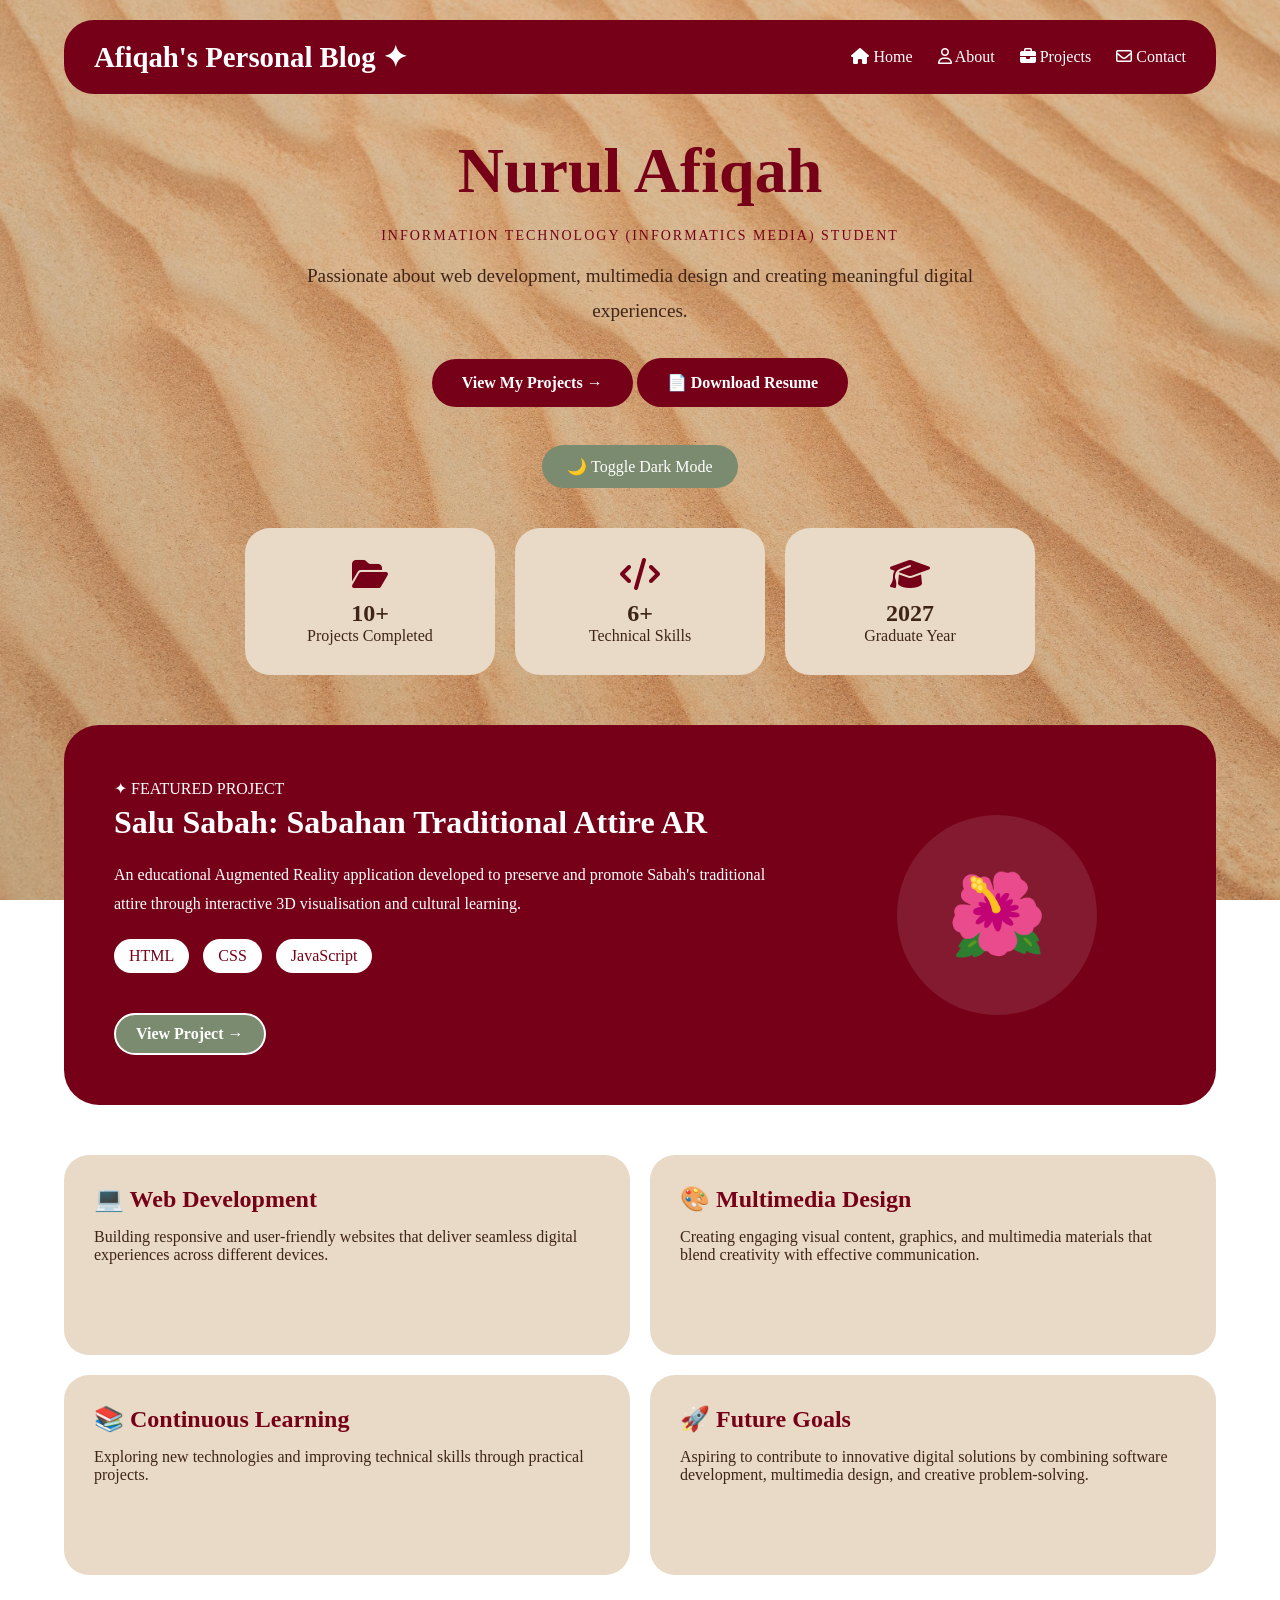
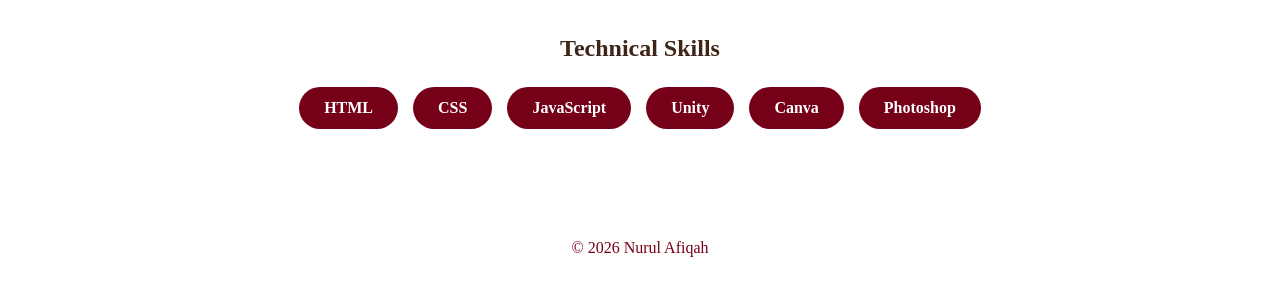
<file: index.html>
<!DOCTYPE html>
<html lang="en">

<head>
    <meta charset="UTF-8">
    <meta name="viewport" content="width=device-width, initial-scale=1.0">
    <title>Nurul Afiqah Portfolio</title>

    <link rel="stylesheet" href="style.css">

    <link rel="stylesheet"
    href="https://cdnjs.cloudflare.com/ajax/libs/font-awesome/6.5.1/css/all.min.css">
</head>

<body>

    <!-- NAVIGATION -->

    <nav>

        <div class="logo">
            Afiqah's Personal Blog ✦
        </div>

        <ul>

            <li>
                <a href="index.html">
                    <i class="fa-solid fa-house"></i>
                    Home
                </a>
            </li>

            <li>
                <a href="about.html">
                    <i class="fa-regular fa-user"></i>
                    About
                </a>
            </li>

            <li>
                <a href="blog.html">
                    <i class="fa-solid fa-briefcase"></i>
                    Projects
                </a>
            </li>

            <li>
                <a href="contact.html">
                    <i class="fa-regular fa-envelope"></i>
                    Contact
                </a>
            </li>

        </ul>

    </nav>
    

    <!-- HERO SECTION -->

    <section class="hero-home fade-section">

        <h1>
            Nurul Afiqah
        </h1>
         <p class="hero-label">
           INFORMATION TECHNOLOGY (INFORMATICS MEDIA) STUDENT
        </p>

        <p class="hero-text">
            Passionate about web development,
            multimedia design and creating
            meaningful digital experiences.
        </p>

</a>

      <a href="blog.html" class="hero-btn">
    View My Projects →
</a>

<a href="NurulAfiqahResume.pdf"
download
class="hero-btn">
    📄 Download Resume
</a>

<br><br>

<button onclick="darkMode()" class="dark-btn">
    🌙 Toggle Dark Mode
</button>
        </section>

   

    <!-- STATS -->

    <section class="stats fade-section">

        <div class="stat-box fade">

            <i class="fa-solid fa-folder-open"></i>

            <h2>10+</h2>

            <p>
                Projects Completed
            </p>

        </div>

        <div class="stat-box fade">

            <i class="fa-solid fa-code"></i>

            <h2>6+</h2>

            <p>
                Technical Skills
            </p>

        </div>

        <div class="stat-box fade">

            <i class="fa-solid fa-graduation-cap"></i>

            <h2>2027</h2>

            <p>
                Graduate Year
            </p>

        </div>

    </section>

    <!-- FEATURED PROJECT -->

    <section class="feature fade-section">

        <div class="feature-card fade">

            <div class="feature-left fade">

                <p class="feature-label">
                    ✦ FEATURED PROJECT
                </p>

                <h2>
                    Salu Sabah:
                    Sabahan Traditional Attire AR
                </h2>

                <p>
                    An educational Augmented Reality application developed
                    to preserve and promote Sabah's traditional attire through
                    interactive 3D visualisation and cultural learning.
                </p>

                <div class="tech-stack fade">

                    <span>HTML</span>
                    <span>CSS</span>
                    <span>JavaScript</span>

                </div>

                <a href="blog.html" class="project-btn">
                    View Project →
                </a>

            </div>

            <div class="feature-right fade">

                <div class="circle fade">
                    🌺
                </div>

            </div>

        </div>

    </section>

    <!-- WHAT I DO -->

    <section class="grid fade-section fade">

        <div class="card fade">

            <h2>
                💻 Web Development
            </h2>

            <p>
                Building responsive and user-friendly websites that deliver
                 seamless digital experiences across different devices.
            </p>

        </div>

        <div class="card fade">

            <h2>
                🎨 Multimedia Design
            </h2>

            <p>
                Creating engaging visual content, graphics, and multimedia 
                materials that blend creativity with effective communication.
            </p>

        </div>

        <div class="card fade">

            <h2>
                📚 Continuous Learning
            </h2>

            <p>
                Exploring new technologies
                and improving technical skills
                through practical projects.
            </p>

        </div>

        <div class="card fade">

            <h2>
                🚀 Future Goals
            </h2>

            <p>
                Aspiring to contribute to innovative digital solutions by combining software development, multimedia design, and creative problem-solving.
            </p>

        </div>

    </section>

    <!-- TECHNICAL SKILLS -->

 <section class="skills-section fade-section">

    <h2>
        Technical Skills
    </h2>

    <div class="skills">

        <span>HTML</span>
        <span>CSS</span>
        <span>JavaScript</span>
        <span>Unity</span>
        <span>Canva</span>
        <span>Photoshop</span>

    </div>

</section>

    <!-- FOOTER -->

   <footer>

    © 2026 Nurul Afiqah

</footer>

<script src="script.js"></script>

</body>
</html>
</file>
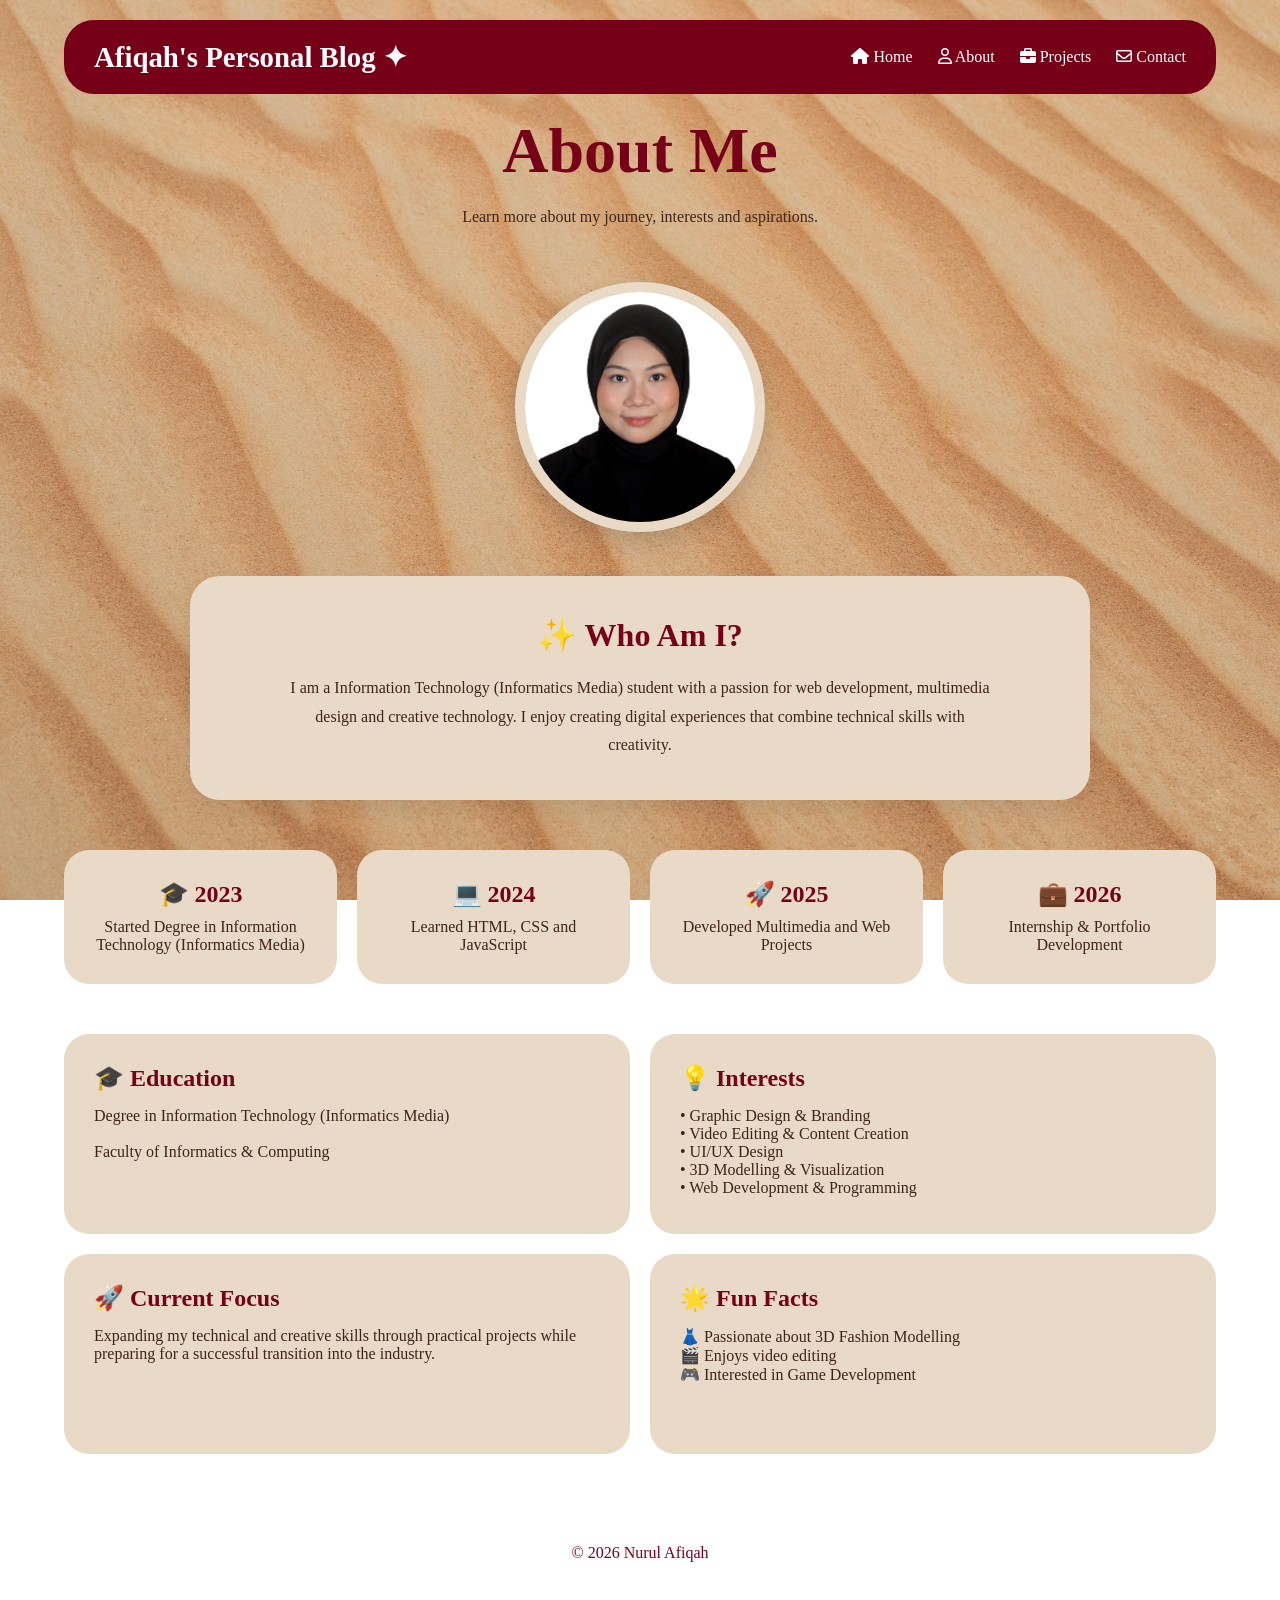
<file: about.html>
<!DOCTYPE html>
<html lang="en">

<head>
    <meta charset="UTF-8">
    <meta name="viewport" content="width=device-width, initial-scale=1.0">
    <title>About Me | Afiqah Portfolio</title>

    <link rel="stylesheet" href="style.css">

    <link rel="stylesheet"
    href="https://cdnjs.cloudflare.com/ajax/libs/font-awesome/6.5.1/css/all.min.css">
</head>

<body>

    <!-- NAVIGATION -->

    <nav>

        <div class="logo">
            Afiqah's Personal Blog ✦
        </div>

        <ul>

            <li>
                <a href="index.html">
                    <i class="fa-solid fa-house"></i>
                    Home
                </a>
            </li>

            <li>
                <a href="about.html">
                    <i class="fa-regular fa-user"></i>
                    About
                </a>
            </li>

            <li>
                <a href="blog.html">
                    <i class="fa-solid fa-briefcase"></i>
                    Projects
                </a>
            </li>

            <li>
                <a href="contact.html">
                    <i class="fa-regular fa-envelope"></i>
                    Contact
                </a>
            </li>

        </ul>

    </nav>

    <!-- ABOUT TITLE -->

    <section class="about-banner fade-section">

        <h1>About Me</h1>

        <p>
            Learn more about my journey,
            interests and aspirations.
        </p>

    </section>

    <!-- PROFILE PHOTO -->

    <section class="about-photo fade-section">

        <img src="profile.jpeg" alt="Profile">

    </section>

    <!-- INTRO -->

  <section class="about-intro fade-section">

    <div class="about-intro-card fade">

        <h2>✨ Who Am I?</h2>

        <p>
            I am a Information Technology (Informatics Media) student with a passion for
            web development, multimedia design and creative technology.
            I enjoy creating digital experiences that combine technical
            skills with creativity.
        </p>

    </div>

</section>

    <!-- TIMELINE -->

    <section class="timeline fade-section">

        <div class="timeline-card fade">

            <h2>🎓 2023</h2>

            <p>
                Started Degree in Information Technology (Informatics Media)
            </p>

        </div>

        <div class="timeline-card fade">

            <h2>💻 2024</h2>

            <p>
                Learned HTML, CSS and JavaScript
            </p>

        </div>

        <div class="timeline-card fade">

            <h2>🚀 2025</h2>

            <p>
                Developed Multimedia and Web Projects
            </p>

        </div>

        <div class="timeline-card fade">

            <h2>💼 2026</h2>

            <p>
                Internship & Portfolio Development
            </p>

        </div>

    </section>

    <!-- INFORMATION CARDS -->

    <section class="grid fade-section">

        <div class="card fade">

            <h2>🎓 Education</h2>

            <p>
                Degree in Information Technology (Informatics Media)
            </p>

            <br>

            <p>
                Faculty of Informatics & Computing
            </p>

        </div>

        <div class="card fade">

            <h2>💡 Interests</h2>

            <p>
                • Graphic Design & Branding<br>
                • Video Editing & Content Creation<br>
                • UI/UX Design<br>
                • 3D Modelling & Visualization<br>
                • Web Development & Programming

        </div>

        <div class="card fade">

            <h2>🚀 Current Focus</h2>

            <p>
               Expanding my technical and creative skills 
               through practical projects while preparing for 
               a successful transition into the industry.
            </p>

        </div>

        <div class="card fade">

            <h2>🌟 Fun Facts</h2>

            <p>
                👗 Passionate about 3D Fashion Modelling<br>
                🎬 Enjoys video editing<br>
                🎮 Interested in Game Development
            </p>

        </div>

    </section>

  <footer>

    © 2026 Nurul Afiqah

</footer>

<script src="script.js"></script>

</body>
</html>
</file>
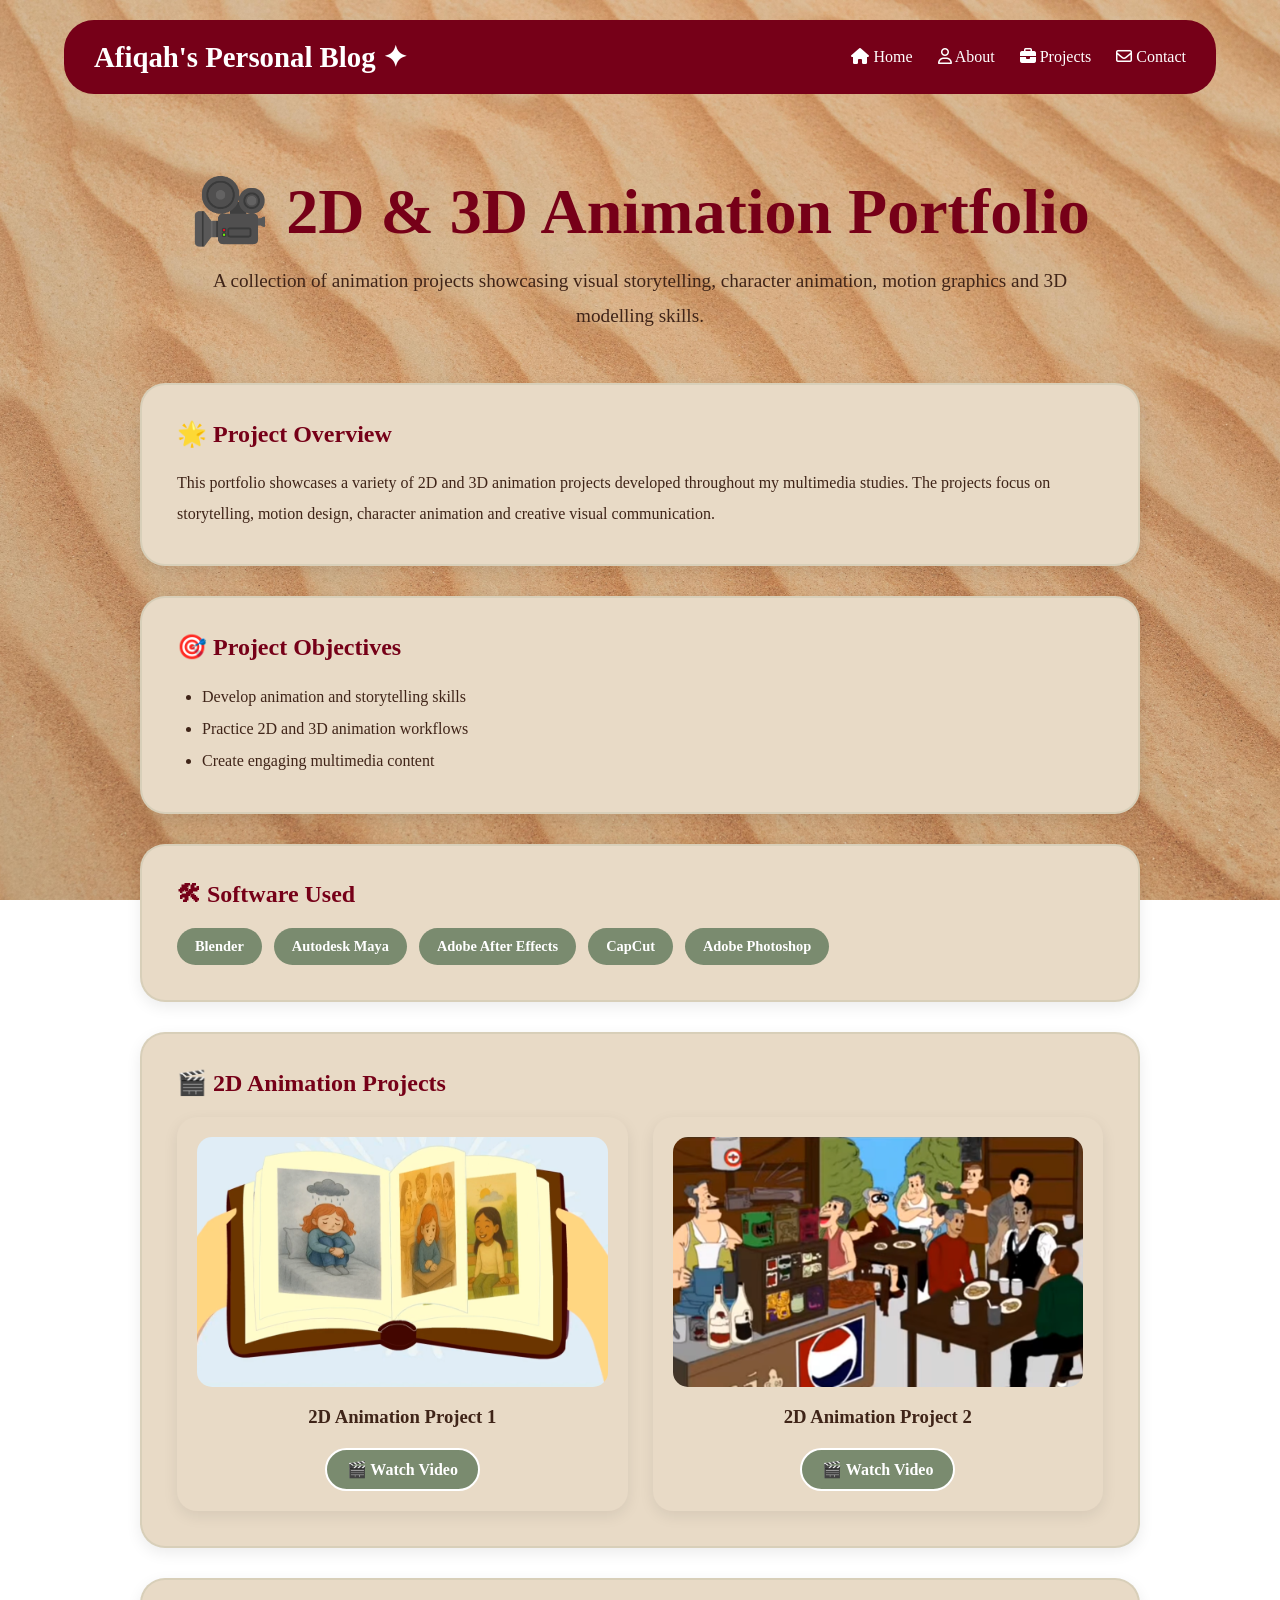
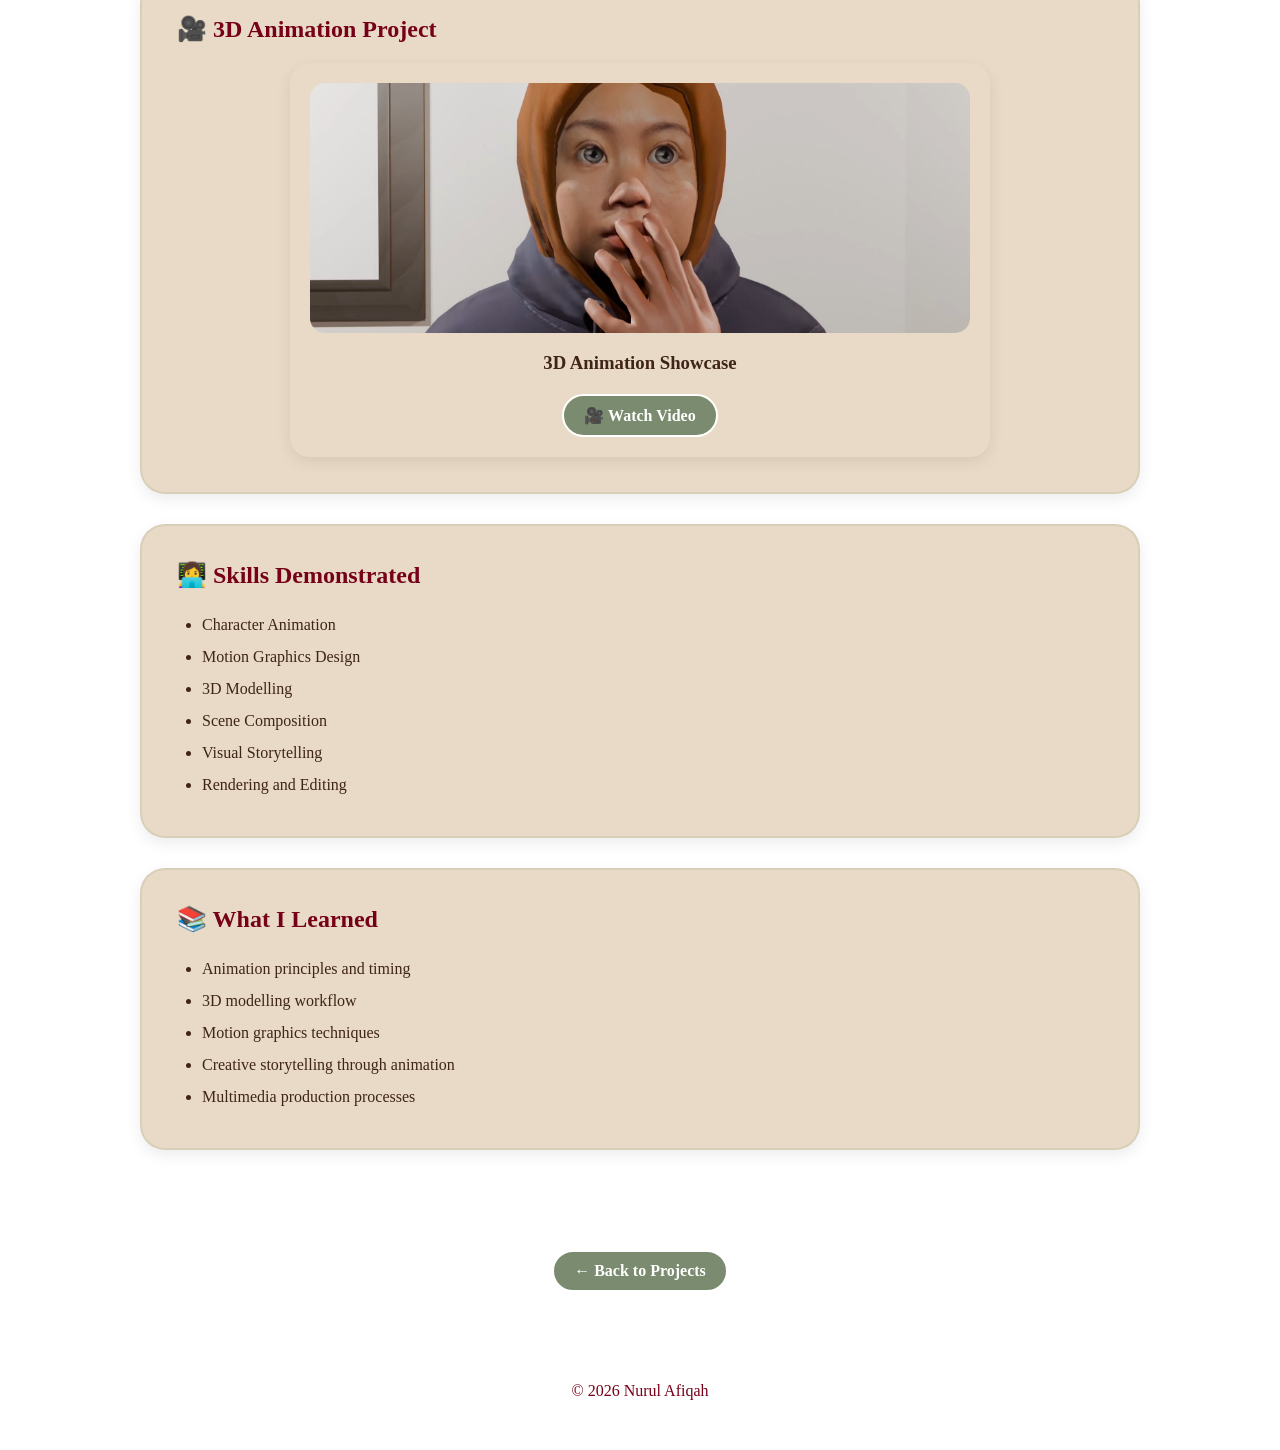
<file: animation.html>
<!DOCTYPE html>
<html lang="en">

<head>

<meta charset="UTF-8">
<meta name="viewport" content="width=device-width, initial-scale=1.0">

<title>Animation Portfolio | Afiqah Portfolio</title>

<link rel="stylesheet" href="style.css">

<link rel="stylesheet"
href="https://cdnjs.cloudflare.com/ajax/libs/font-awesome/6.5.1/css/all.min.css">

</head>

<body>

<nav>

<div class="logo">
Afiqah's Personal Blog ✦
</div>

<ul>

<li><a href="index.html"><i class="fa-solid fa-house"></i> Home</a></li>

<li><a href="about.html"><i class="fa-regular fa-user"></i> About</a></li>

<li><a href="blog.html"><i class="fa-solid fa-briefcase"></i> Projects</a></li>

<li><a href="contact.html"><i class="fa-regular fa-envelope"></i> Contact</a></li>

</ul>

</nav>

<section class="project-header fade">

<h1>🎥 2D & 3D Animation Portfolio</h1>

<p>
A collection of animation projects showcasing visual storytelling,
character animation, motion graphics and 3D modelling skills.
</p>

</section>

<section class="project-container">

<div class="project-section fade">

<h2>🌟 Project Overview</h2>

<p>

This portfolio showcases a variety of 2D and 3D animation projects
developed throughout my multimedia studies. The projects focus on
storytelling, motion design, character animation and creative visual
communication.

</p>

</div>

<div class="project-section fade">

<h2>🎯 Project Objectives</h2>

<ul>

<li>Develop animation and storytelling skills</li>

<li>Practice 2D and 3D animation workflows</li>

<li>Create engaging multimedia content</li>

</ul>

</div>

<div class="project-section fade">

<h2>🛠 Software Used</h2>

<div class="project-tags">

<span>Blender</span>
<span>Autodesk Maya</span>
<span>Adobe After Effects</span>
<span>CapCut</span>
<span>Adobe Photoshop</span>

</div>

</div>

<div class="project-section fade">

<h2>🎬 2D Animation Projects</h2>

<div class="animation-gallery">

<div class="animation-card">

<img src="animation1.png" alt="2D Animation Project 1">

<h3>2D Animation Project 1</h3>

<a href="https://www.youtube.com/watch?v=2CIwK__Ij3g"
target="_blank"
class="project-btn">

🎬 Watch Video

</a>

</div>

<div class="animation-card">

<img src="animation2.png" alt="2D Animation Project 2">

<h3>2D Animation Project 2</h3>

<a href="https://www.youtube.com/watch?v=NcR2dB-JKag"
target="_blank"
class="project-btn">

🎬 Watch Video

</a>

</div>

</div>

</div>

<div class="project-section fade">

<h2>🎥 3D Animation Project</h2>

<div class="animation-card single-animation">

<img src="animation.png" alt="3D Animation">

<h3>3D Animation Showcase</h3>

<a href="https://www.youtube.com/watch?v=5o6GJBY1bX8"
target="_blank"
class="project-btn">

🎥 Watch Video

</a>

</div>

</div>

<div class="project-section fade">

<h2>👩‍💻 Skills Demonstrated</h2>

<ul>

<li>Character Animation</li>

<li>Motion Graphics Design</li>

<li>3D Modelling</li>

<li>Scene Composition</li>

<li>Visual Storytelling</li>

<li>Rendering and Editing</li>

</ul>

</div>

<div class="project-section fade">

<h2>📚 What I Learned</h2>

<ul>

<li>Animation principles and timing</li>

<li>3D modelling workflow</li>

<li>Motion graphics techniques</li>

<li>Creative storytelling through animation</li>

<li>Multimedia production processes</li>

</ul>

</div>

</section>

<div style="text-align:center; margin-bottom:40px;">

<a href="blog.html" class="project-btn">

← Back to Projects

</a>

</div>

<footer>

© 2026 Nurul Afiqah

</footer>

<script src="script.js"></script>

</body>
</html>
</file>
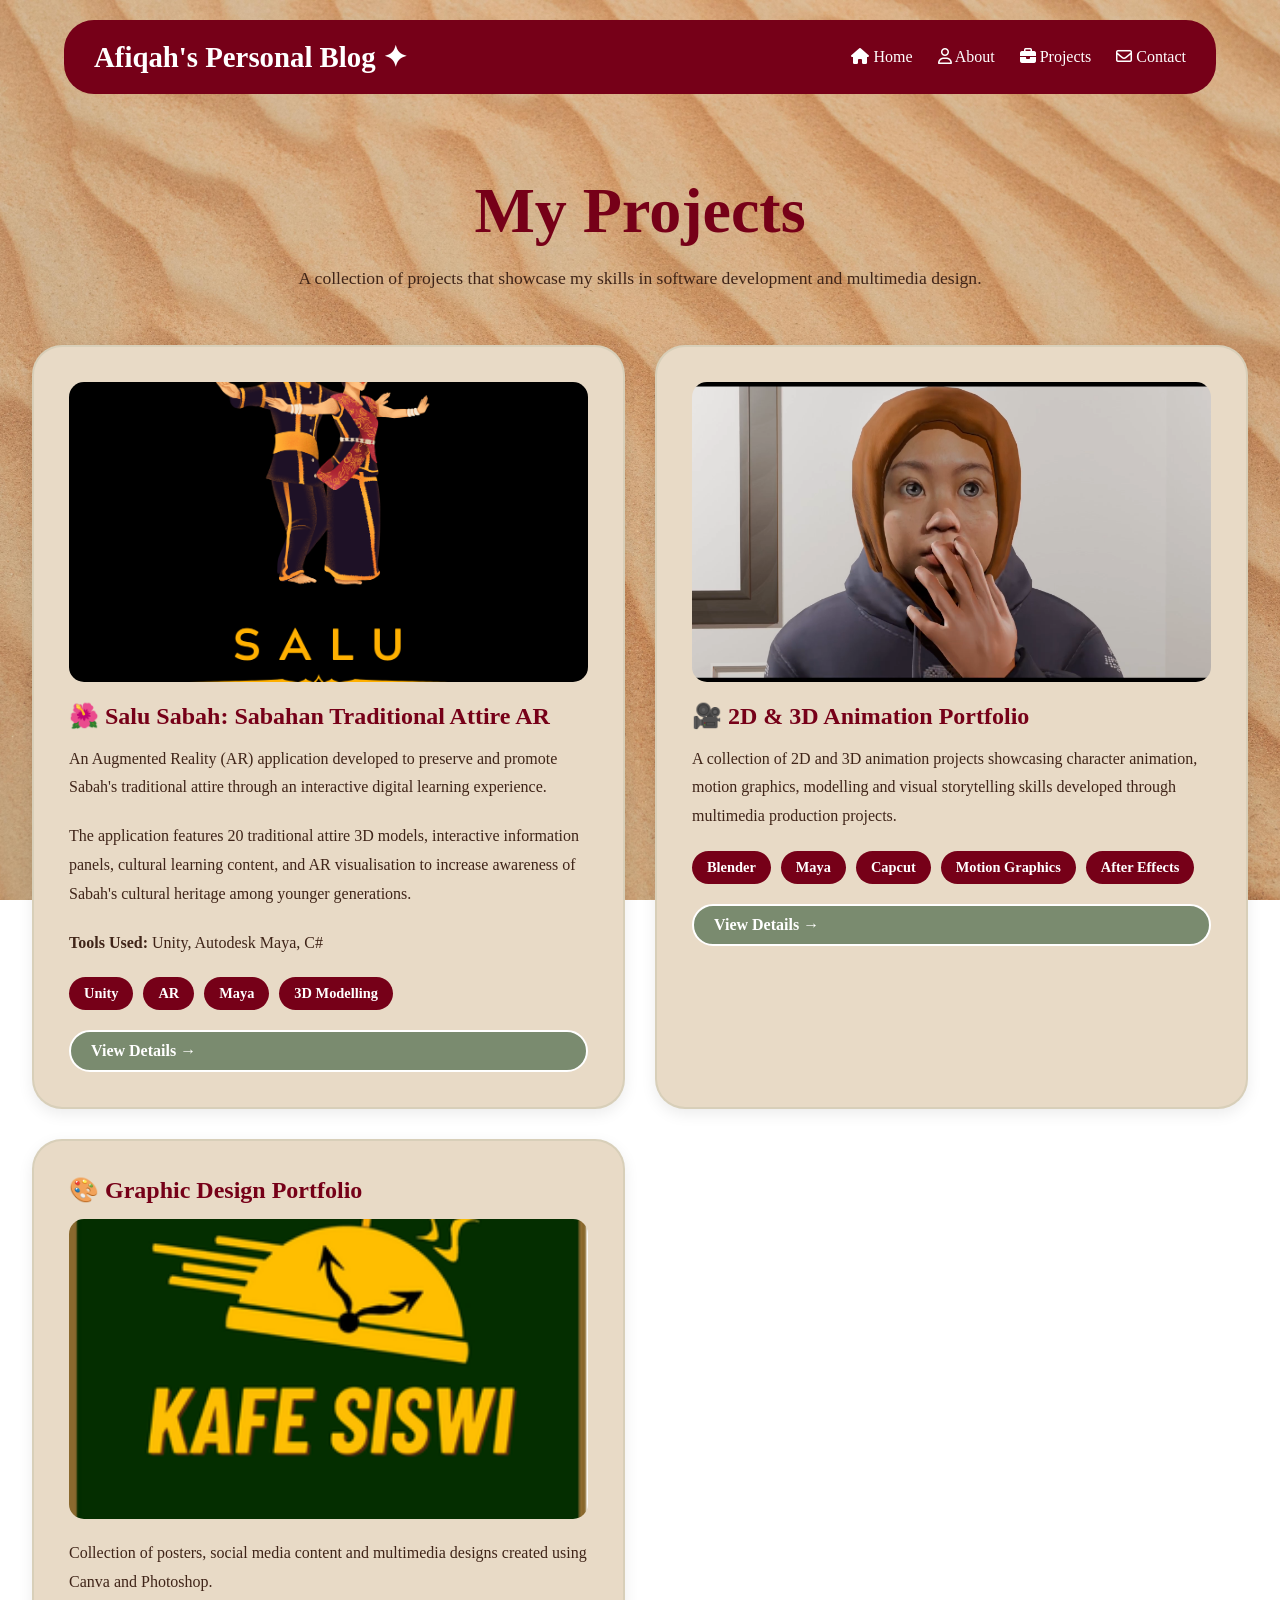
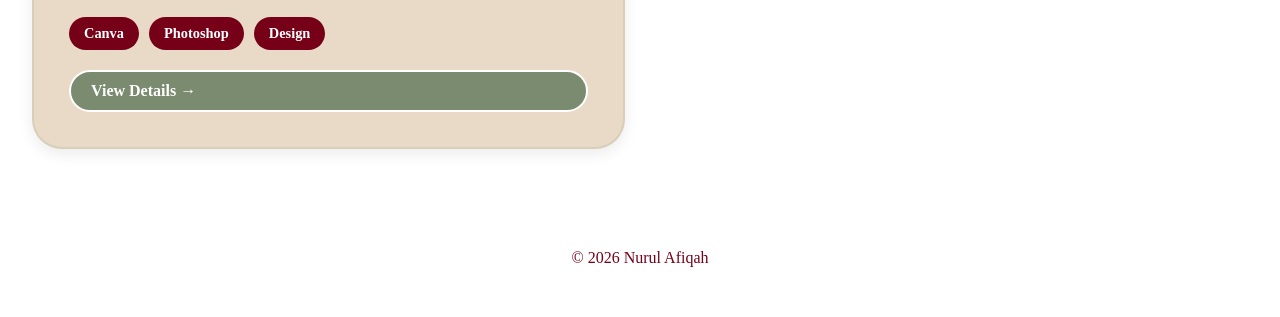
<file: blog.html>
<!DOCTYPE html>
<html lang="en">

<head>
<meta charset="UTF-8">
<meta name="viewport" content="width=device-width, initial-scale=1.0">

<title>Projects | Afiqah Portfolio</title>

<link rel="stylesheet" href="style.css">

<link rel="stylesheet"
href="https://cdnjs.cloudflare.com/ajax/libs/font-awesome/6.5.1/css/all.min.css">

</head>

<body>

<nav>

<div class="logo">
Afiqah's Personal Blog ✦
</div>

<ul>

<li><a href="index.html"><i class="fa-solid fa-house"></i> Home</a></li>

<li><a href="about.html"><i class="fa-regular fa-user"></i> About</a></li>

<li><a href="blog.html"><i class="fa-solid fa-briefcase"></i> Projects</a></li>

<li><a href="contact.html"><i class="fa-regular fa-envelope"></i> Contact</a></li>

</ul>

</nav>

<section class="projects-header fade-section">

<h1>My Projects</h1>

<p>
A collection of projects that showcase my
skills in software development and multimedia design.
</p>

</section>

<section class="projects-grid fade-section">

<div class="project-card">

<img src="SaluSabahLogo.png"
alt="Salu Sabah"
class="project-img">

<h2>🌺 Salu Sabah: Sabahan Traditional Attire AR</h2>

<p>
An Augmented Reality (AR) application developed to
preserve and promote Sabah's traditional attire through
an interactive digital learning experience.
</p>

<p>
The application features 20 traditional attire 3D models,
interactive information panels, cultural learning content,
and AR visualisation to increase awareness of Sabah's
cultural heritage among younger generations.
</p>

<p>
<b>Tools Used:</b> Unity, Autodesk Maya, C#
</p>

<div class="project-tags fade">

<span>Unity</span>
<span>AR</span>
<span>Maya</span>
<span>3D Modelling</span>

</div>

<a href="salu-sabah.html" class="project-btn">

View Details →

</a>

</div>

<!-- NEW CARD -->

<div class="project-card fade">

<img src="animation.png"
alt="Animation Portfolio"
class="project-img">

<h2>🎥 2D & 3D Animation Portfolio</h2>

<p>
A collection of 2D and 3D animation projects showcasing
character animation, motion graphics, modelling and
visual storytelling skills developed through multimedia
production projects.
</p>

<div class="project-tags">

<span>Blender</span>
<span>Maya</span>
<span>Capcut</span>
<span>Motion Graphics</span>
<span>After Effects</span>

</div>

<a href="animation.html" class="project-btn">

View Details →

</a>

</div>

<div class="project-card fade">

<h2>🎨 Graphic Design Portfolio</h2>

<img src="logo1.png"
alt="Graphic Design"
class="project-img">


<p>
Collection of posters, social media content and
multimedia designs created using Canva and Photoshop.
</p>

<div class="project-tags fade">

<span>Canva</span>
<span>Photoshop</span>
<span>Design</span>

</div>

<a href="graphic-design.html" class="project-btn">

View Details →

</a>

</div>

</section>

<footer>

    © 2026 Nurul Afiqah

</footer>

<script src="script.js"></script>

</body>
</html>
</file>
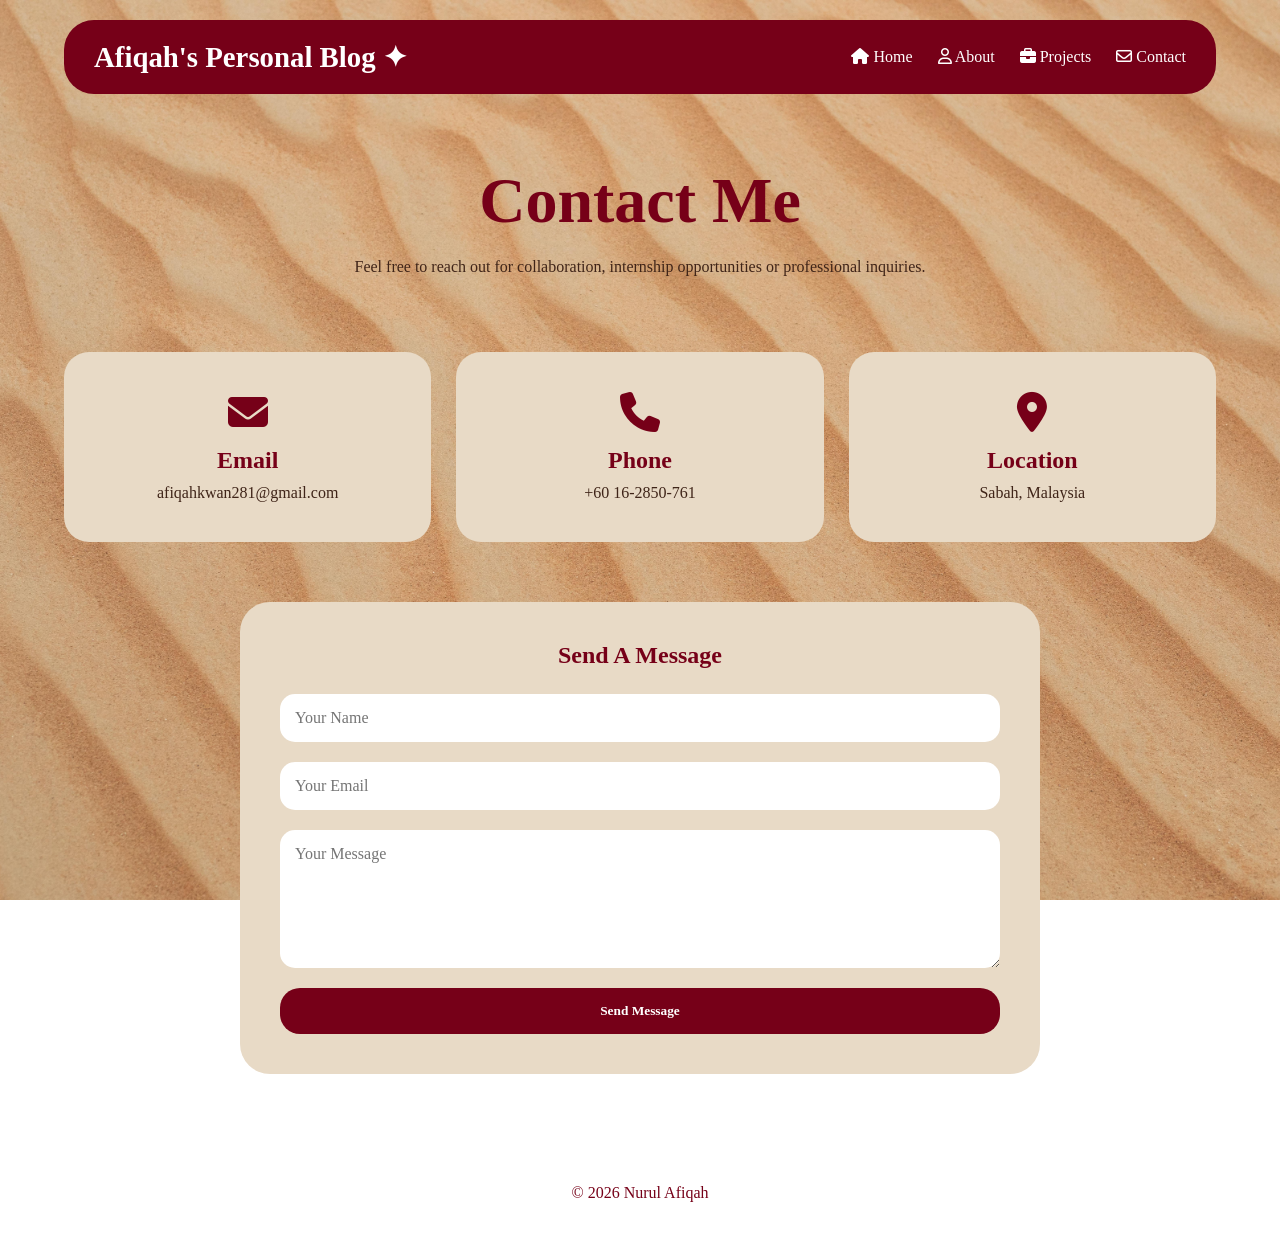
<file: contact.html>
<!DOCTYPE html>
<html lang="en">

<head>
    <meta charset="UTF-8">
    <meta name="viewport" content="width=device-width, initial-scale=1.0">
    <title>Contact | Afiqah Portfolio</title>

    <link rel="stylesheet" href="style.css">

    <link rel="stylesheet"
    href="https://cdnjs.cloudflare.com/ajax/libs/font-awesome/6.5.1/css/all.min.css">
</head>

<body>

<nav>

    <div class="logo">
        Afiqah's Personal Blog ✦
    </div>

    <ul>

        <li>
            <a href="index.html">
                <i class="fa-solid fa-house"></i> Home
            </a>
        </li>

        <li>
            <a href="about.html">
                <i class="fa-regular fa-user"></i> About
            </a>
        </li>

        <li>
            <a href="blog.html">
                <i class="fa-solid fa-briefcase"></i> Projects
            </a>
        </li>

        <li>
            <a href="contact.html">
                <i class="fa-regular fa-envelope"></i> Contact
            </a>
        </li>

    </ul>

</nav>

<section class="contact-header fade-section">

    <h1>Contact Me</h1>

    <p>
        Feel free to reach out for collaboration,
        internship opportunities or professional inquiries.
    </p>

</section>

<section class="contact-container fade-section">

    <div class="contact-card fade">

        <i class="fa-solid fa-envelope"></i>

        <h2>Email</h2>

        <p>
            afiqahkwan281@gmail.com
        </p>

    </div>

    <div class="contact-card fade">

        <i class="fa-solid fa-phone"></i>

        <h2>Phone</h2>

        <p>
            +60 16-2850-761
        </p>

    </div>

    <div class="contact-card fade">

        <i class="fa-solid fa-location-dot"></i>

        <h2>Location</h2>

        <p>
            Sabah, Malaysia
        </p>

    </div>

</section>

<section class="contact-form fade-section">

    <h2>Send A Message</h2>

    <form>

        <input
        type="text"
        placeholder="Your Name">

        <input
        type="email"
        placeholder="Your Email">

        <textarea
        rows="6"
        placeholder="Your Message"></textarea>

        <button type="submit">
            Send Message
        </button>

    </form>

</section>

<footer>

    © 2026 Nurul Afiqah

</footer>

<script src="script.js"></script>

</body>
</html>
</file>
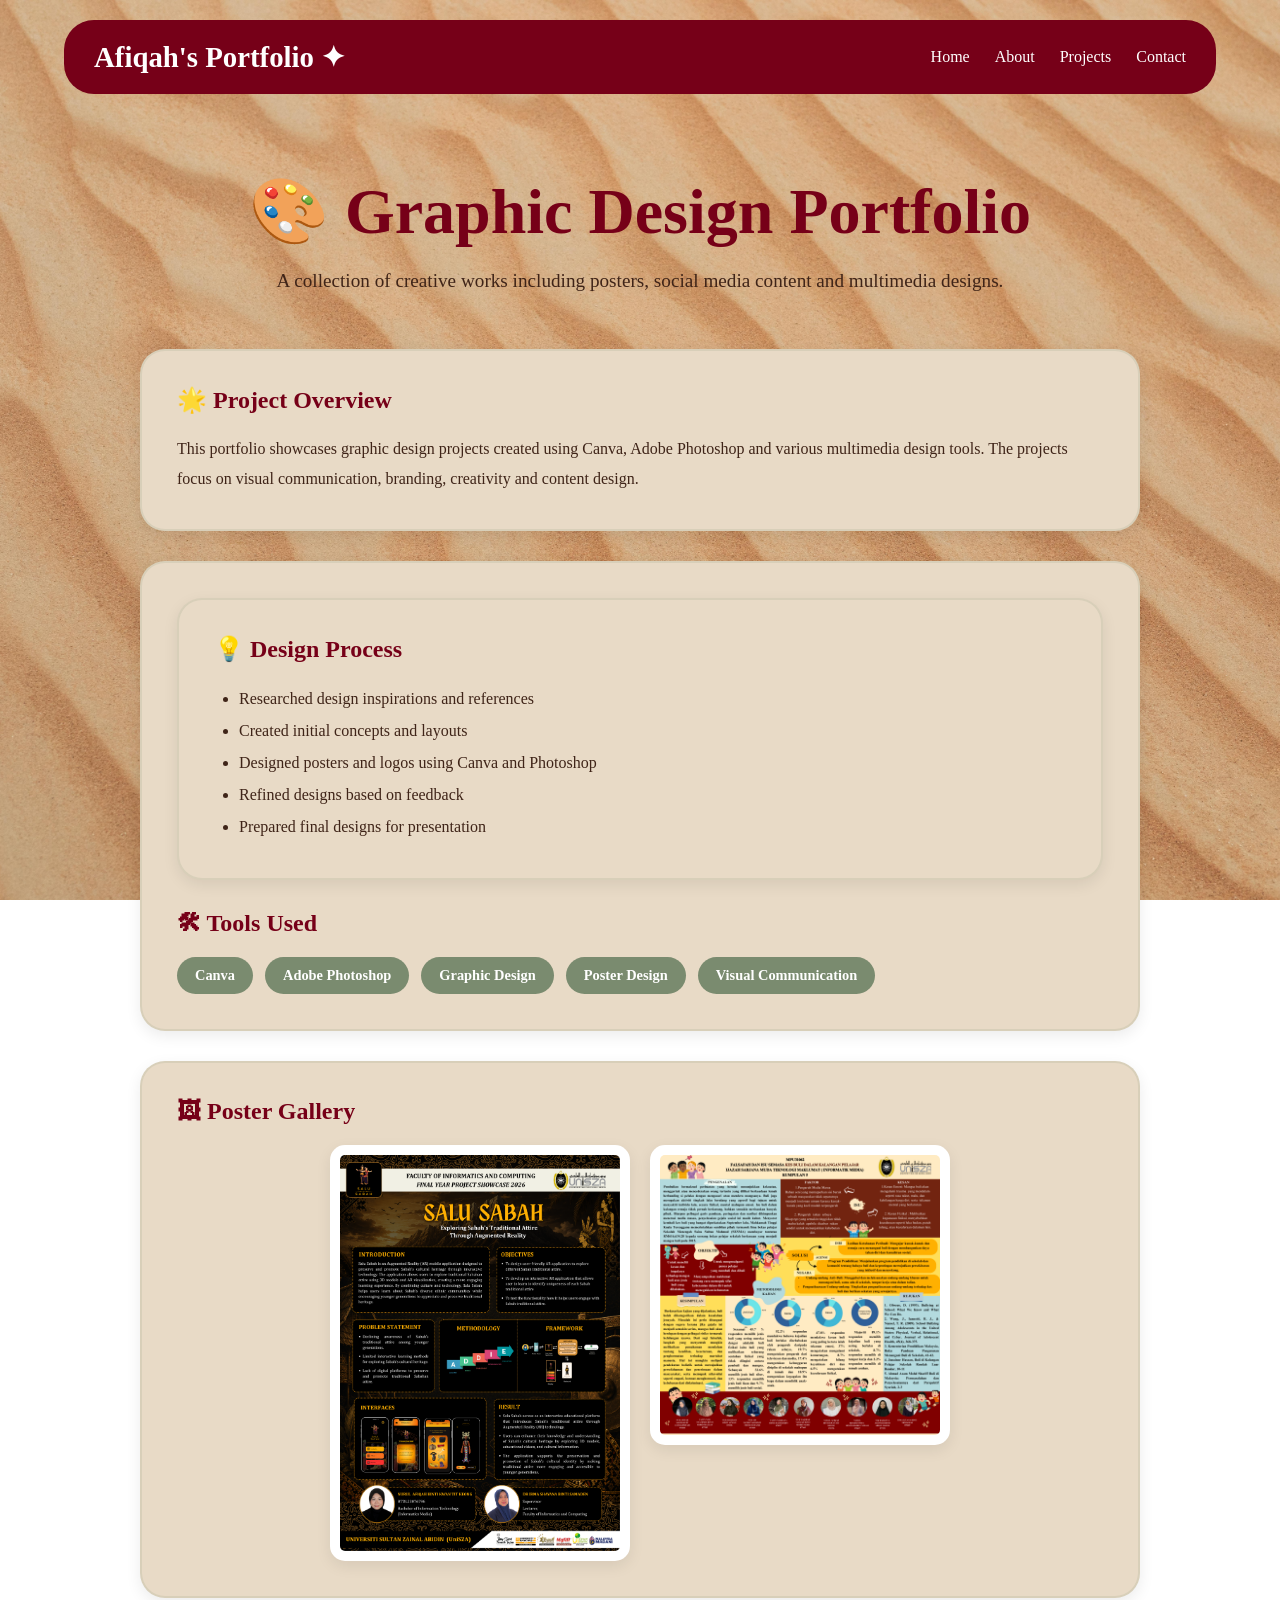
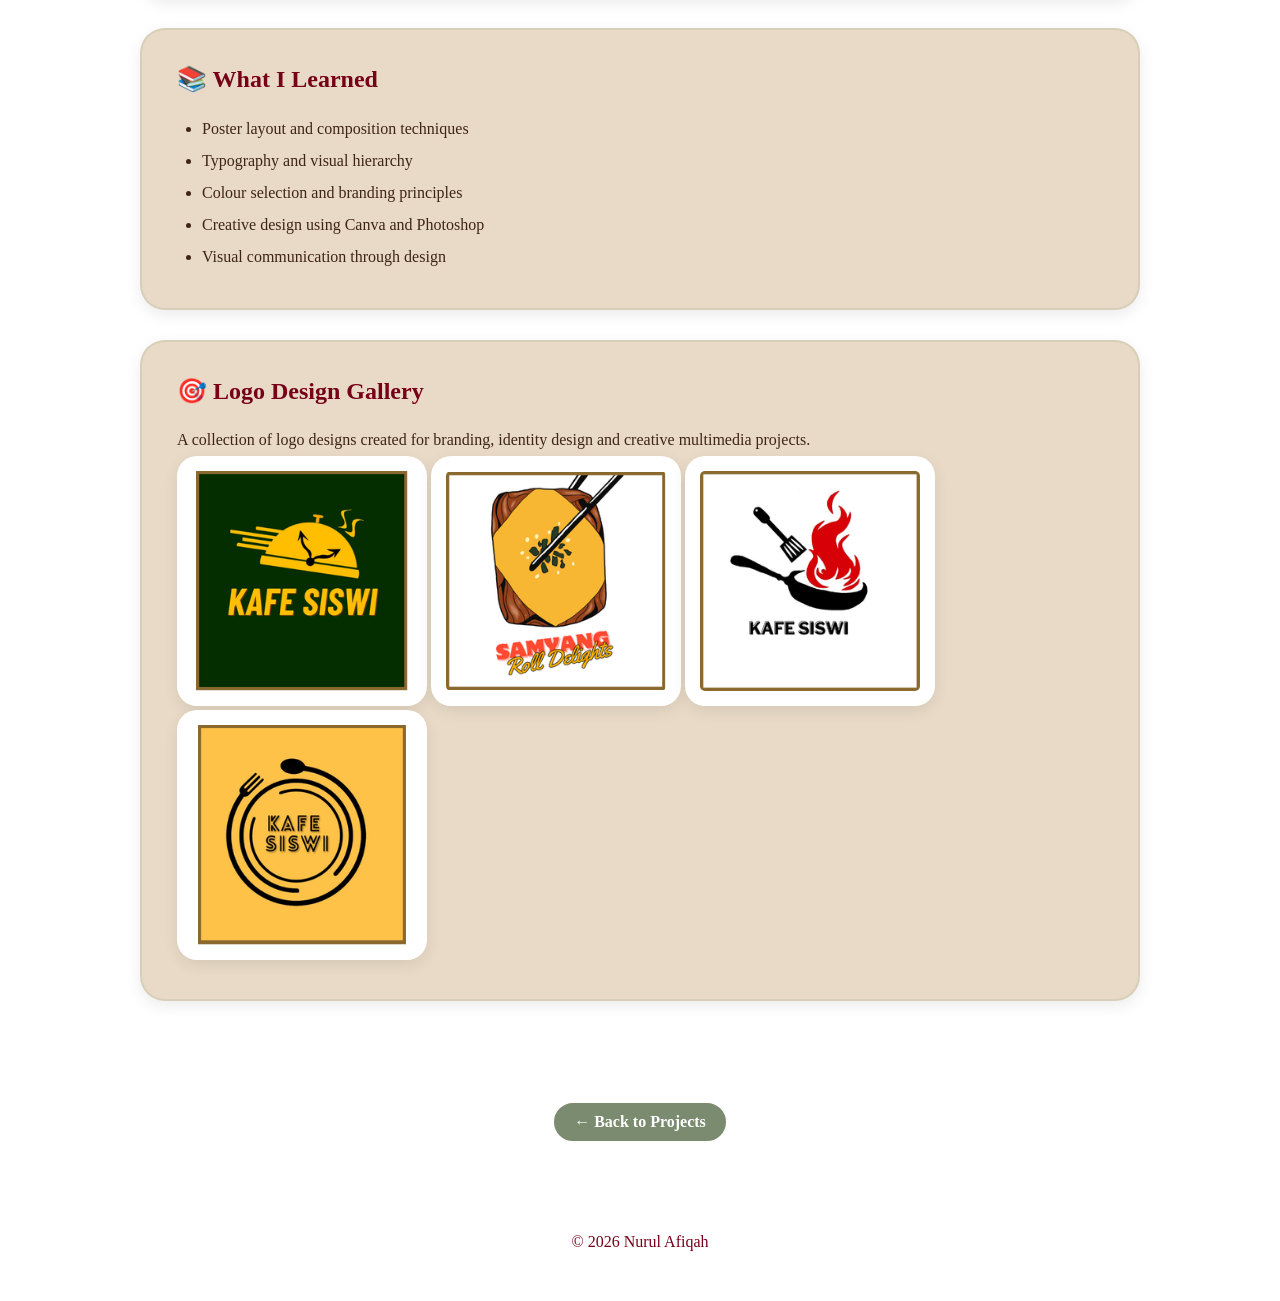
<file: graphic-design.html>
<!DOCTYPE html>
<html lang="en">

<head>

<meta charset="UTF-8">
<meta name="viewport" content="width=device-width, initial-scale=1.0">

<title>Graphic Design Portfolio | Afiqah Portfolio</title>

<link rel="stylesheet" href="style.css">

<link rel="stylesheet"
href="https://cdnjs.cloudflare.com/ajax/libs/font-awesome/6.5.1/css/all.min.css">

</head>

<body>

<nav>

<div class="logo">
Afiqah's Portfolio ✦
</div>

<ul>

<li><a href="index.html">Home</a></li>

<li><a href="about.html">About</a></li>

<li><a href="blog.html">Projects</a></li>

<li><a href="contact.html">Contact</a></li>

</ul>

</nav>

<section class="project-header">

<h1>🎨 Graphic Design Portfolio</h1>

<p>
A collection of creative works including posters,
social media content and multimedia designs.
</p>

</section>

<section class="project-container">

<div class="project-section">

<h2>🌟 Project Overview</h2>

<p>

This portfolio showcases graphic design projects
created using Canva, Adobe Photoshop and various
multimedia design tools.

The projects focus on visual communication,
branding, creativity and content design.

</p>

</div>

<div class="project-section">

<div class="project-section">

<h2>💡 Design Process</h2>

<ul>

<li>Researched design inspirations and references</li>

<li>Created initial concepts and layouts</li>

<li>Designed posters and logos using Canva and Photoshop</li>

<li>Refined designs based on feedback</li>

<li>Prepared final designs for presentation</li>

</ul>

</div>

<h2>🛠 Tools Used</h2>

<div class="project-tags">

<span>Canva</span>

<span>Adobe Photoshop</span>

<span>Graphic Design</span>

<span>Poster Design</span>

<span>Visual Communication</span>

</div>

</div>

<div class="project-section">

<h2>🖼 Poster Gallery</h2>

<div class="design-gallery">

<img src="poster1.png" alt="Poster Design 1">

<img src="poster2.png" alt="Poster Design 2">

</div>

</div>

<div class="project-section">

<h2>📚 What I Learned</h2>

<ul>

<li>Poster layout and composition techniques</li>

<li>Typography and visual hierarchy</li>

<li>Colour selection and branding principles</li>

<li>Creative design using Canva and Photoshop</li>

<li>Visual communication through design</li>

</ul>

</div>

<div class="project-section">

<h2>🎯 Logo Design Gallery</h2>

<p>
A collection of logo designs created for branding,
identity design and creative multimedia projects.
</p>

<div class="logo-gallery">

<img src="logo1.png" alt="Logo Design 1">

<img src="logo2.png" alt="Logo Design 2">

<img src="logo3.png" alt="Logo Design 3">

<img src="logo4.png" alt="Logo Design 4">

</div>

</div>
  
</section>

<div style="text-align:center; margin-bottom:40px;">

<a href="blog.html" class="project-btn">

← Back to Projects

</a>

</div>

<footer>

© 2026 Nurul Afiqah

</footer>

<script src="script.js"></script>

</body>

</html>
</file>
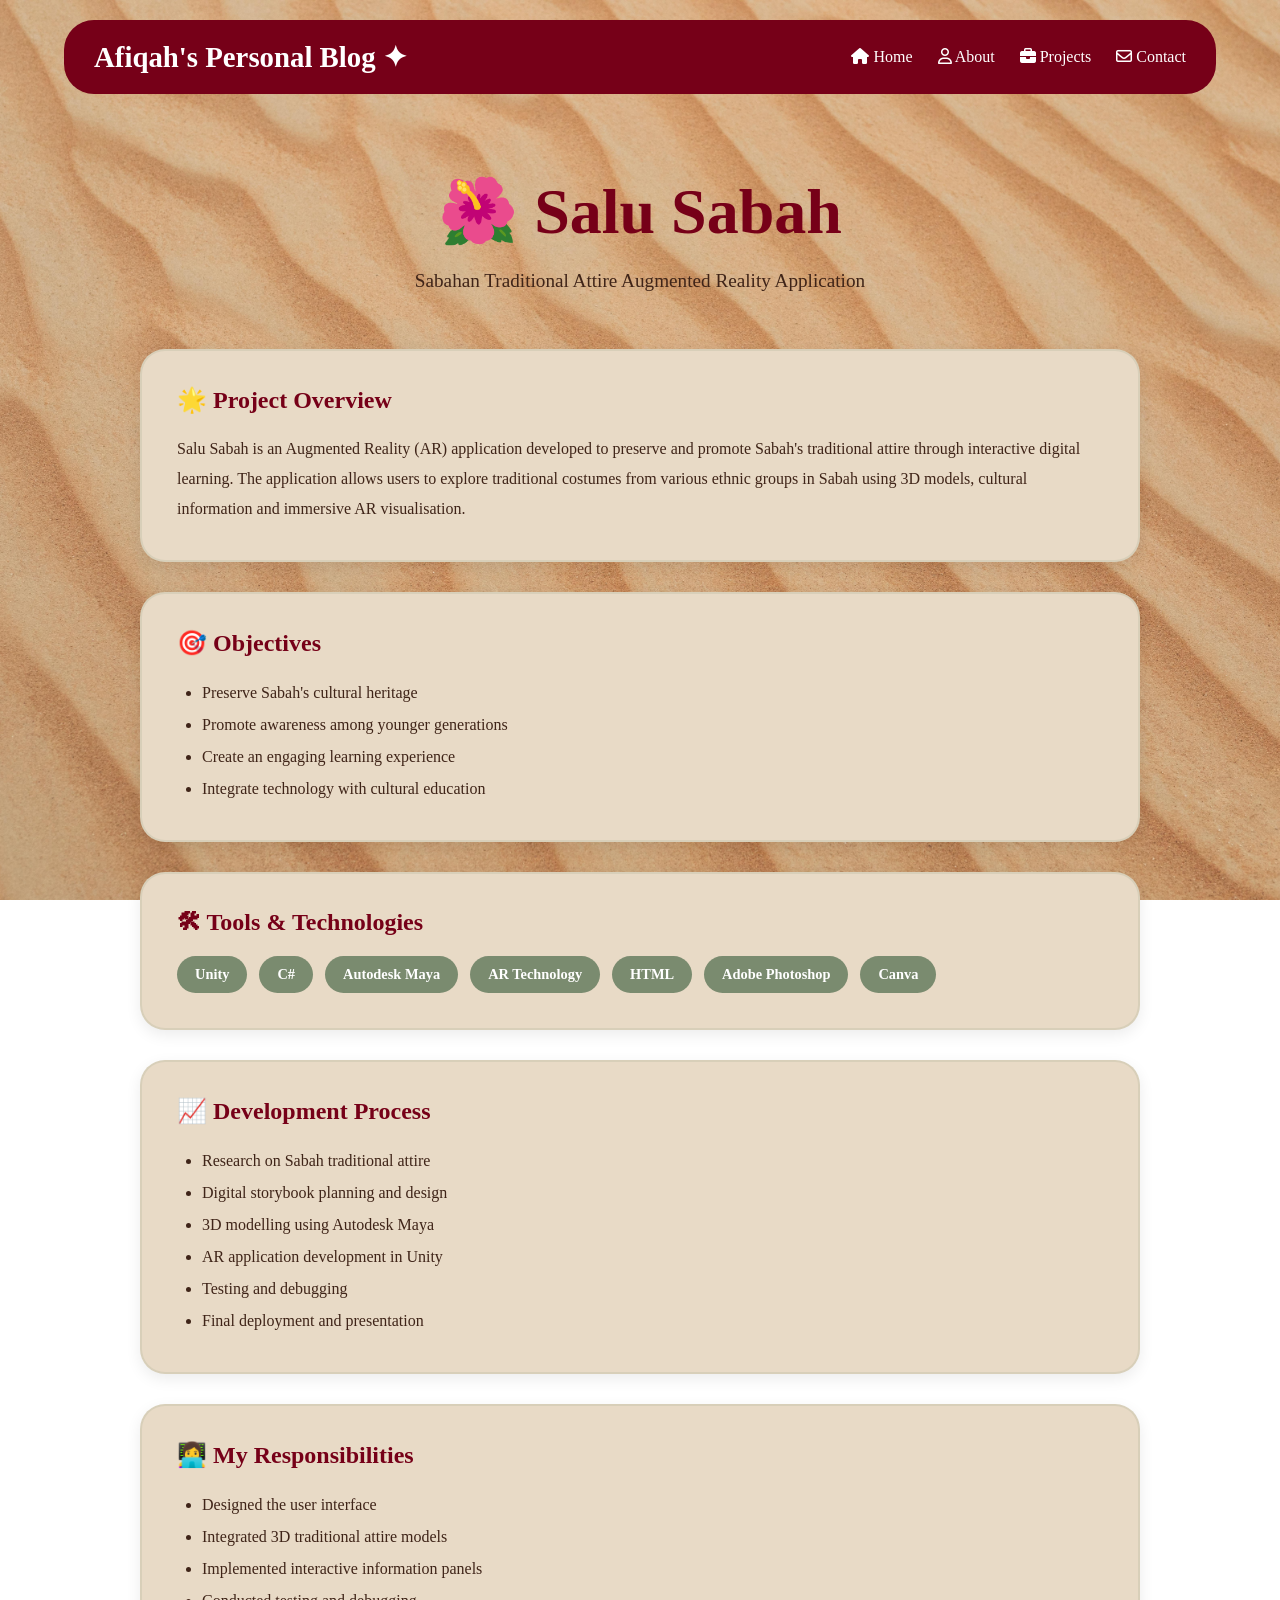
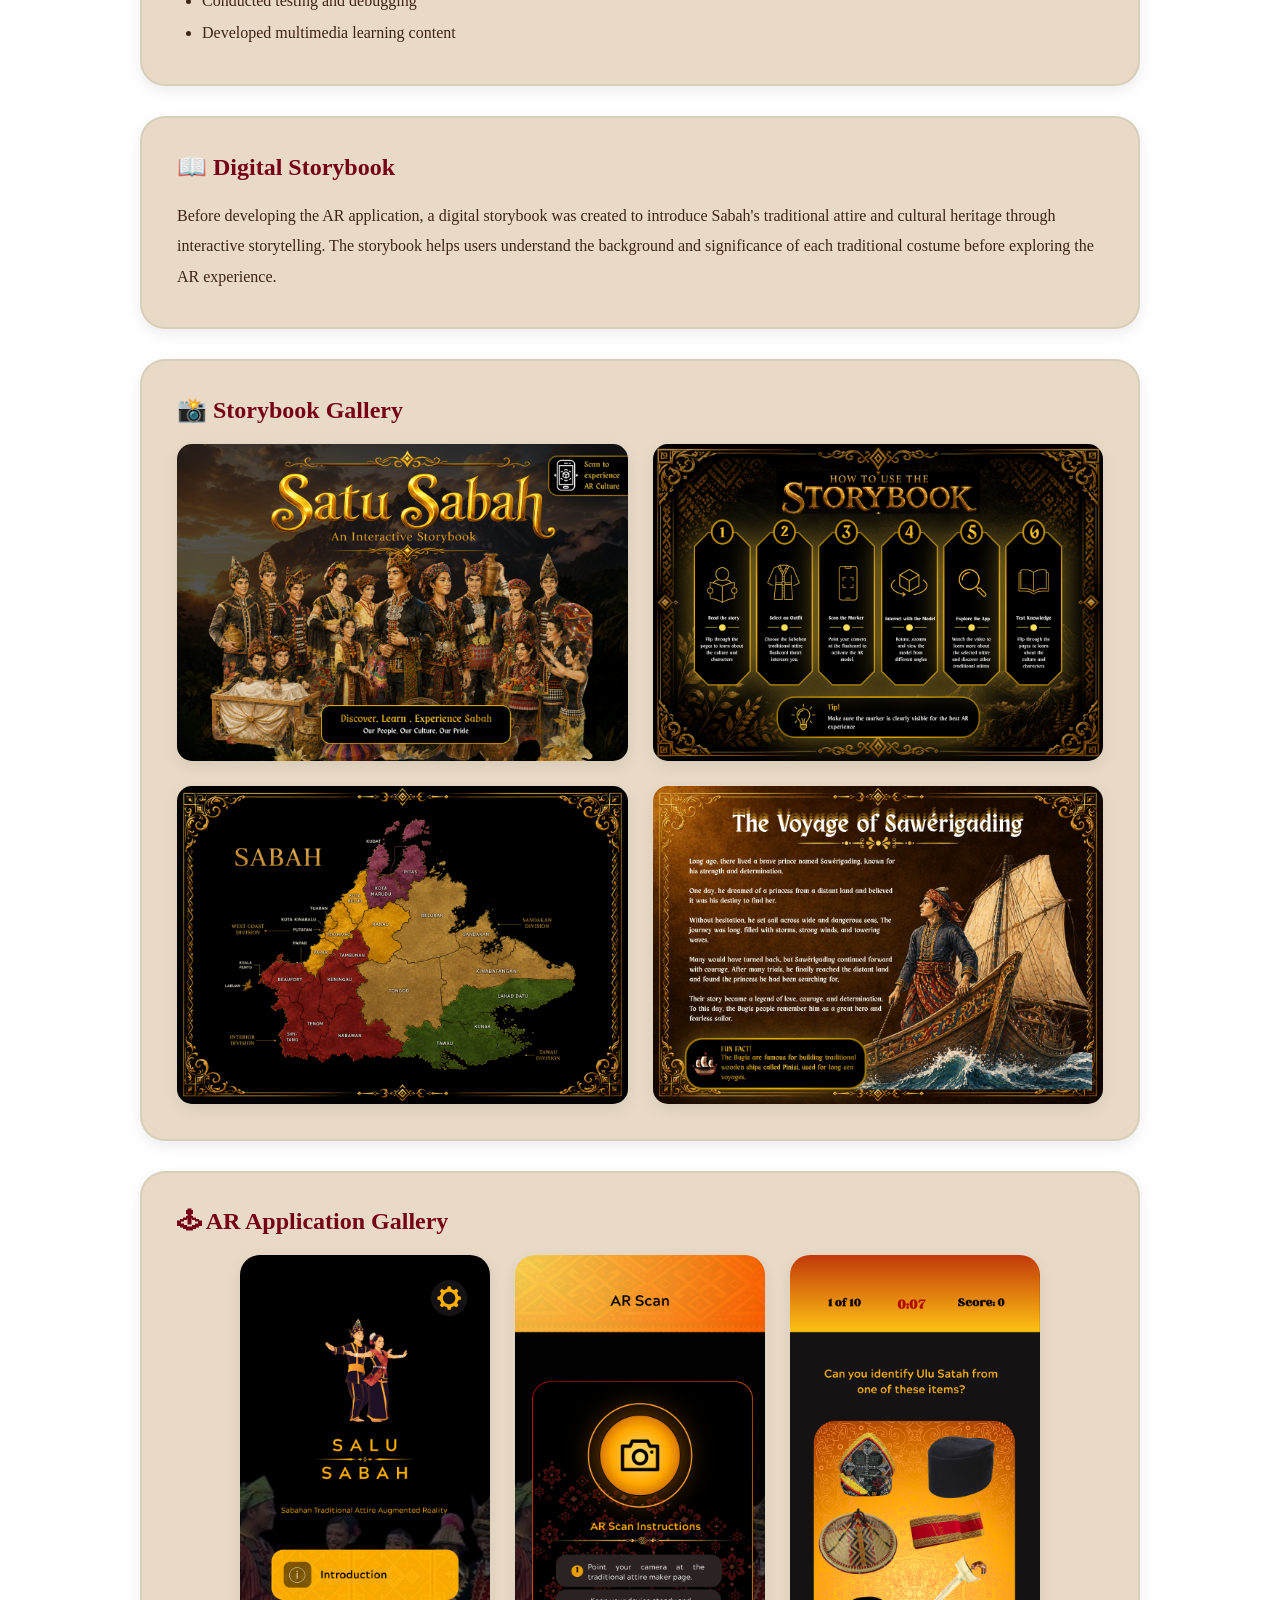
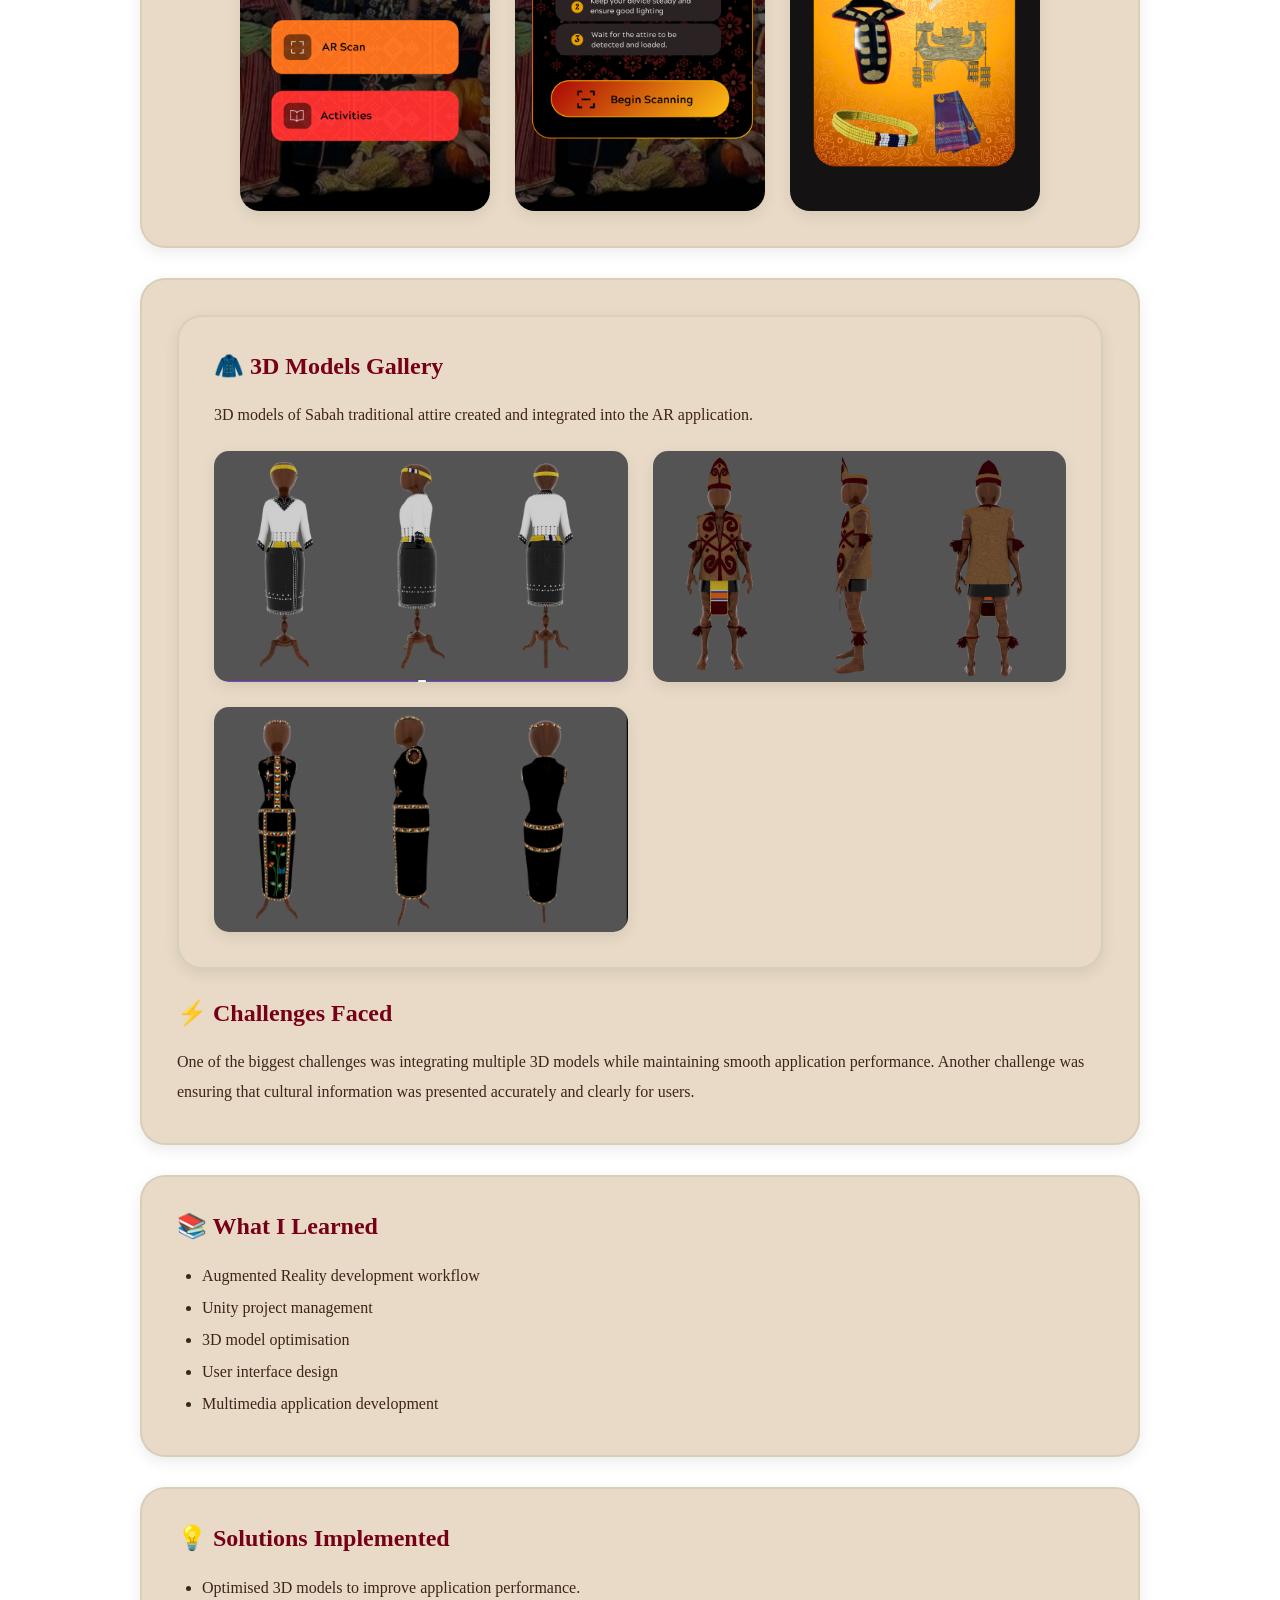
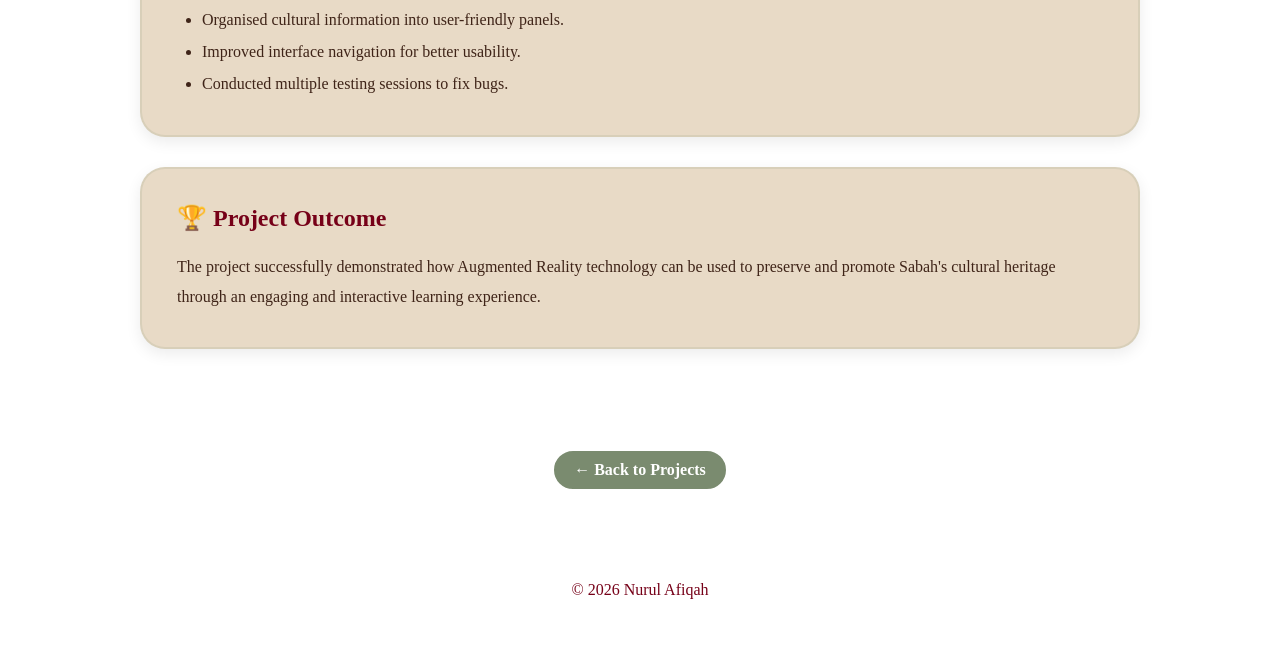
<file: salu-sabah.html>
<!DOCTYPE html>
<html lang="en">

<head>

<meta charset="UTF-8">
<meta name="viewport" content="width=device-width, initial-scale=1.0">

<title>Salu Sabah | Afiqah Portfolio</title>

<link rel="stylesheet" href="style.css">

<link rel="stylesheet"
href="https://cdnjs.cloudflare.com/ajax/libs/font-awesome/6.5.1/css/all.min.css">

</head>

<body>

<nav>

<div class="logo">
Afiqah's Personal Blog ✦
</div>

<ul>

<li><a href="index.html"><i class="fa-solid fa-house"></i> Home</a></li>

<li><a href="about.html"><i class="fa-regular fa-user"></i> About</a></li>

<li><a href="blog.html"><i class="fa-solid fa-briefcase"></i> Projects</a></li>

<li><a href="contact.html"><i class="fa-regular fa-envelope"></i> Contact</a></li>

</ul>

</nav>

<section class="project-header fade">

<h1>🌺 Salu Sabah</h1>

<p>
Sabahan Traditional Attire Augmented Reality Application
</p>

</section>

<section class="project-container">

<div class="project-section fade">

<h2>🌟 Project Overview</h2>

<p>

Salu Sabah is an Augmented Reality (AR) application
developed to preserve and promote Sabah's traditional
attire through interactive digital learning.

The application allows users to explore traditional
costumes from various ethnic groups in Sabah using
3D models, cultural information and immersive AR
visualisation.

</p>

</div>

<div class="project-section fade">

<h2>🎯 Objectives</h2>

<ul>

<li>Preserve Sabah's cultural heritage</li>

<li>Promote awareness among younger generations</li>

<li>Create an engaging learning experience</li>

<li>Integrate technology with cultural education</li>

</ul>

</div>

<div class="project-section fade">

<h2>🛠 Tools & Technologies</h2>

<div class="project-tags">

<span>Unity</span>

<span>C#</span>

<span>Autodesk Maya</span>

<span>AR Technology</span>

<span>HTML</span>

<span>Adobe Photoshop</span>

<span>Canva</span>
 
</div>

</div>

<div class="project-section fade">

<h2>📈 Development Process</h2>

<ul>

<li>Research on Sabah traditional attire</li>

<li>Digital storybook planning and design</li>

<li>3D modelling using Autodesk Maya</li>

<li>AR application development in Unity</li>

<li>Testing and debugging</li>

<li>Final deployment and presentation</li>

</ul>

</div>

<div class="project-section fade">

<h2>👩‍💻 My Responsibilities</h2>

<ul>

<li>Designed the user interface</li>

<li>Integrated 3D traditional attire models</li>

<li>Implemented interactive information panels</li>

<li>Conducted testing and debugging</li>

<li>Developed multimedia learning content</li>

</ul>

</div>

<div class="project-section fade">

<h2>📖 Digital Storybook</h2>

<p>

Before developing the AR application, a digital
storybook was created to introduce Sabah's traditional
attire and cultural heritage through interactive
storytelling.

The storybook helps users understand the background
and significance of each traditional costume before
exploring the AR experience.

</p>

</div>

<div class="project-section fade">

<h2>📸 Storybook Gallery</h2>

<div class="story-gallery">

<img src="story1.png">
<img src="story2.png">
<img src="story3.png">
<img src="story4.png">

</div>

</div>

<div class="project-section fade">

<h2>🕹 AR Application Gallery</h2>

<div class="ar-gallery">

<img src="arscreen1.png">

<img src="arscreen2.png">

<img src="arscreen3.png">

</div>

</div>

<div class="project-section fade">

 <div class="project-section fade">

<h2>🧥 3D Models Gallery</h2>

<p>
3D models of Sabah traditional attire created and integrated into the AR application.
</p>

<div class="model-gallery">

<img src="model1.png" alt="Traditional Attire Model">

<img src="model2.png" alt="Traditional Attire Model">

<img src="model3.png" alt="Traditional Attire Model">

</div>

</div>

<h2>⚡ Challenges Faced</h2>

<p>

One of the biggest challenges was integrating multiple
3D models while maintaining smooth application
performance. Another challenge was ensuring that
cultural information was presented accurately and
clearly for users.

</p>

</div>

<div class="project-section fade">

<h2>📚 What I Learned</h2>

<ul>

<li>Augmented Reality development workflow</li>

<li>Unity project management</li>

<li>3D model optimisation</li>

<li>User interface design</li>

<li>Multimedia application development</li>

</ul>

</div>

<div class="project-section fade">

<h2>💡 Solutions Implemented</h2>

<ul>

<li>Optimised 3D models to improve application performance.</li>

<li>Organised cultural information into user-friendly panels.</li>

<li>Improved interface navigation for better usability.</li>

<li>Conducted multiple testing sessions to fix bugs.</li>

</ul>

</div> 

<div class="project-section fade">

<h2>🏆 Project Outcome</h2>

<p>

The project successfully demonstrated how Augmented
Reality technology can be used to preserve and promote
Sabah's cultural heritage through an engaging and
interactive learning experience.

</p>

</div>

</section>

<div style="text-align:center; margin-bottom:40px;">

<a href="blog.html" class="project-btn">

← Back to Projects

</a>

</div>

<footer>

© 2026 Nurul Afiqah

</footer>

<script src="script.js"></script>

</body>
</html>
</file>
<file: style.css>
*{
    margin:0;
    padding:0;
    box-sizing:border-box;
    font-family:Georgia, serif;
}

body{
    background:url("background.jpg");
    background-size:cover;
    background-position:center;
    background-repeat:no-repeat;
    background-attachment:fixed;
    color:#3f2418;
}

html{
    scroll-behavior:smooth;
}

body{
    overflow-x:hidden;
}
/* ======================
   NAVIGATION
====================== */

nav{
    width:90%;
    max-width:1200px;

    margin:20px auto;

    background:#760018;

    border-radius:30px;

    padding:20px 30px;

    display:flex;
    justify-content:space-between;
    align-items:center;
}

.logo{
    color:white;
    font-size:1.8rem;
    font-weight:bold;
}

nav ul{
    display:flex;
    gap:25px;
    list-style:none;
}

nav a{
    color:white;
    text-decoration:none;
}

nav a:hover{
    opacity:.8;
}

/* ======================
   HOME HERO
====================== */
/* HERO SECTION */

.hero-home{

    width:90%;
    max-width:1000px;

    margin:40px auto;

    text-align:center;
}

.hero-label{

    letter-spacing:2px;

    color:#760018;

    font-size:14px;

    margin-bottom:15px;
}

.hero-home h1{

    font-size:4rem;

    color:#760018;

    margin-bottom:20px;
}

.hero-text{

    max-width:700px;

    margin:auto;

    font-size:1.2rem;

    line-height:1.8;
}

.hero-btn{

    display:inline-block;

    margin-top:30px;

    background:#760018;

    color:white;

    text-decoration:none;

    padding:15px 30px;

    border-radius:30px;

    font-weight:bold;
}
/* ======================
   STATS
====================== */

.stats{
    width:90%;
    max-width:1200px;

    margin:40px auto;

    display:flex;
    justify-content:center;

    gap:20px;

    flex-wrap:wrap;
}

.stat-box{
    background:#e8dac6;

    padding:30px;

    border-radius:25px;

    width:250px;

    text-align:center;
}

.stat-box i{
    font-size:2rem;

    color:#760018;

    margin-bottom:10px;
}

/* ======================
   HOME GRID
====================== */

.grid{
    width:90%;
    max-width:1200px;

    margin:40px auto;

    display:grid;

    grid-template-columns:1fr 1fr;

    gap:20px;
}

.card{
    background:#e8dac6;

    padding:30px;

    border-radius:25px;

    min-height:200px;

    transition:.3s;
}

.card:hover{
    transform:translateY(-5px);
}

.card h2{
    color:#760018;

    margin-bottom:15px;
}

/* ======================
   SKILLS
====================== */

.skills-section{

    width:90%;
    max-width:1200px;

    margin:60px auto;

    text-align:center;
}

.skills-section h2{

    margin-bottom:25px;

    color:#3f2418;
}

.skills{

    display:flex;

    justify-content:center;

    flex-wrap:wrap;

    gap:15px;
}

.skills span{

    display:inline-block;

    background:#760018;

    color:white;

    padding:12px 25px;

    border-radius:30px;

    font-weight:bold;
}

/* ======================
   FEATURED PROJECT
====================== */

.feature{
    width:90%;
    max-width:1200px;

    margin:50px auto;
}

.feature-card{
    background:#760018;

    color:white;

    border-radius:35px;

    padding:50px;

    display:flex;

    justify-content:space-between;

    align-items:center;

    gap:40px;
}

.feature-left{
    flex:2;
}

.feature-left h2{
    font-size:2rem;

    margin-bottom:20px;
}

.feature-left p{
    line-height:1.8;
}

.feature-right{
    flex:1;

    display:flex;

    justify-content:center;

    align-items:center;
}

.circle{
    width:200px;
    height:200px;

    border-radius:50%;

    background:rgba(255,255,255,.1);

    display:flex;

    justify-content:center;
    align-items:center;

    font-size:5rem;
}

.tech-stack{
    margin-top:20px;
    margin-bottom:20px;
}

.tech-stack span{
    display:inline-block;

    background:white;

    color:#760018;

    padding:8px 15px;

    border-radius:25px;

    margin-right:10px;
}

.project-btn{
    display:inline-block;

    margin-top:15px;

    padding:10px 20px;

    border:2px solid white;

    border-radius:25px;

    color:white;

    text-decoration:none;
}

/* =========================
   ABOUT PAGE
========================= */

.about-intro{

    width:90%;
    max-width:900px;

    margin:40px auto;

    display:flex;

    justify-content:center;
}

.about-intro-card{

    width:100%;

    background:#e8dac6;

    padding:40px;

    border-radius:30px;

    text-align:center;

    box-shadow:
    0 10px 20px rgba(0,0,0,.08);
}

.about-intro-card h2{

    color:#760018;

    font-size:2rem;

    margin-bottom:20px;
}

.about-intro-card p{

    max-width:700px;

    margin:auto;

    line-height:1.8;
}

.about-photo{

    text-align:center;

    margin-top:50px;

    margin-bottom:30px;
}

.about-photo img{

    width:250px;

    height:250px;

    object-fit:cover;

    border-radius:50%;

    border:10px solid #e8dac6;

    box-shadow:
    0 10px 25px rgba(0,0,0,.15);
}

.about-banner{

    text-align:center;

    width:90%;

    max-width:800px;

    margin:0 auto 50px auto;
}

.about-banner h1{

    font-size:4rem;

    color:#760018;

    margin-bottom:15px;
}

.about-banner p{

    line-height:1.8;
}

/* =========================
   TIMELINE
========================= */

.timeline{

    width:90%;
    max-width:1200px;

    margin:50px auto;

    display:grid;

    grid-template-columns:
    repeat(4,1fr);

    gap:20px;
}

.timeline-card{

    background:#e8dac6;

    padding:30px;

    border-radius:25px;

    text-align:center;
}

.timeline-card h2{

    color:#760018;

    margin-bottom:10px;
}

/* =========================
   FOOTER
========================= */

footer{

    text-align:center;

    padding:50px;

    color:#760018;
}

/* =========================
   CONTACT PAGE
========================= */

.contact-header{

    text-align:center;

    width:90%;
    max-width:800px;

    margin:70px auto;
}

.contact-header h1{

    font-size:4rem;

    color:#760018;

    margin-bottom:15px;
}

.contact-header p{

    line-height:1.8;
}

.contact-container{

    width:90%;
    max-width:1200px;

    margin:50px auto;

    display:grid;

    grid-template-columns:
    repeat(3,1fr);

    gap:25px;
}

.contact-card{

    background:#e8dac6;

    padding:40px;

    border-radius:25px;

    text-align:center;

    transition:.3s;
}

.contact-card:hover{

    transform:translateY(-5px);
}

.contact-card i{

    font-size:2.5rem;

    color:#760018;

    margin-bottom:15px;
}

.contact-card h2{

    color:#760018;

    margin-bottom:10px;
}

.contact-form{

    width:90%;
    max-width:800px;

    margin:60px auto;

    background:#e8dac6;

    padding:40px;

    border-radius:30px;
}

.contact-form h2{

    text-align:center;

    color:#760018;

    margin-bottom:25px;
}

.contact-form form{

    display:flex;

    flex-direction:column;

    gap:20px;
}

.contact-form input,
.contact-form textarea{

    padding:15px;

    border:none;

    border-radius:15px;

    background:white;

    font-size:1rem;
}

.contact-form button{

    background:#760018;

    color:white;

    border:none;

    padding:15px;

    border-radius:20px;

    cursor:pointer;

    font-weight:bold;
}

.contact-form button:hover{

    opacity:.9;
}

@media(max-width:900px){

.contact-container{

    grid-template-columns:1fr;
}

.contact-header h1{

    font-size:2.5rem;
}

}

/* =========================
   PROJECTS PAGE
========================= */

.projects-header{

    width:90%;
    max-width:800px;

    margin:80px auto 50px;

    text-align:center;
}

.projects-header h1{

    font-size:4rem;

    color:#760018;

    margin-bottom:15px;
}

.projects-header p{

    line-height:1.8;

    font-size:1.1rem;
}

/* PROJECT GRID */

.projects-grid{

    width:95%;
    max-width:1400px;

    margin:50px auto;

    display:grid;

    grid-template-columns:repeat(auto-fit,minmax(450px,1fr));

    gap:30px;
}
.project-card{

    display:flex;

    flex-direction:column;

    justify-content:flex-start;

    min-height:450px;

    background:#e8dac6;

    padding:35px;

    border-radius:30px;

    border:2px solid rgba(122,139,111,.15);

    box-shadow:
    0 5px 15px rgba(0,0,0,.08);

    transition:.3s;
}

/* PROJECT CARD */

.project-card{

    display:flex;

    flex-direction:column;

    justify-content:flex-start;

    min-height:450px;

    background:#e8dac6;

    padding:35px;

    border-radius:30px;

    border:2px solid rgba(122,139,111,.15);

    box-shadow:
    0 5px 15px rgba(0,0,0,.08);

    transition:.3s;
}

.project-card:hover{

    transform:translateY(-8px);

    box-shadow:
    0 15px 25px rgba(0,0,0,.12);
}



.project-card h2{

    color:#760018;

    margin-bottom:15px;
}

.project-card p{

    line-height:1.8;

    margin-bottom:20px;
}

.project-img{

    width:100%;

    height:300px;

    object-fit:cover;

    border-radius:15px;

    margin-bottom:20px;
}
/* PROJECT TAGS */

.project-tags{

    display:flex;

    flex-wrap:wrap;

    gap:10px;
}

.project-tags span{

    background:#760018;

    color:white;

    padding:8px 15px;

    border-radius:20px;

    font-size:.9rem;

    font-weight:bold;
}

.project-btn{

    display:inline-block;

    margin-top:20px;

    padding:10px 20px;

    background:#7a8b6f;

    color:white;

    text-decoration:none;

    border-radius:25px;

    font-weight:bold;

    transition:.3s;
}

.project-btn:hover{

    transform:translateY(-3px);

    opacity:.9;
}

.project-content{

    flex:1;
}

/* MOBILE */

@media(max-width:900px){

.projects-grid{

    grid-template-columns:1fr;
}

.projects-header h1{

    font-size:2.5rem;
}

}
/* =========================
   MOBILE RESPONSIVE
========================= */

@media (max-width: 768px){

    /* NAVBAR */

    nav{
        flex-direction:column;
        gap:15px;
        text-align:center;
    }

    nav ul{
        flex-wrap:wrap;
        justify-content:center;
        gap:15px;
    }

    /* HERO */

    .hero-home h1{
        font-size:2.8rem;
    }

    .hero-text{
        font-size:1rem;
    }

    /* STATS */

    .stats{
        flex-direction:column;
        align-items:center;
    }

    .stat-box{
        width:100%;
        max-width:350px;
    }

    /* FEATURED PROJECT */

    .feature-card{
        flex-direction:column;
        text-align:center;
    }

    .circle{
        width:140px;
        height:140px;
        font-size:3rem;
    }

    /* ABOUT */

    .about-banner h1{
        font-size:2.5rem;
    }

    .about-photo img{
        width:220px;
        height:220px;
    }

    .timeline{
        grid-template-columns:1fr;
    }

    /* CARDS */

    .grid{
        grid-template-columns:1fr;
    }

    /* PROJECTS */

    .projects-header h1{
        font-size:2.5rem;
    }

    .projects-grid{
        grid-template-columns:1fr;
    }

    .project-card{
        min-height:auto;
    }

    /* CONTACT */

    .contact-header h1{
        font-size:2.5rem;
    }

    .contact-container{
        grid-template-columns:1fr;
    }

    .contact-form{
        width:95%;
    }

}

    /* =========================
   DARK MODE BUTTON
========================= */

.dark-btn{

    margin-top:20px;

    background:#7a8b6f;

    color:white;

    border:none;

    padding:12px 25px;

    border-radius:25px;

    cursor:pointer;

    font-size:1rem;

    transition:.3s;
}

.dark-btn:hover{

    opacity:.9;
}

/* =========================
   DARK MODE
========================= */

.dark-mode{

    background:#1f1f1f;

    color:white;
}

.dark-mode nav{

    background:#111;
}

.dark-mode .card,
.dark-mode .project-card,
.dark-mode .timeline-card,
.dark-mode .contact-card,
.dark-mode .about-intro-card,
.dark-mode .stat-box,
.dark-mode .contact-form{

    background:#2d2d2d;

    color:white;
}

.dark-mode h1,
.dark-mode h2{

    color:#d8e3d2;
}

.dark-mode .skills span,
.dark-mode .project-tags span,
.dark-mode .hero-btn,
.dark-mode .dark-btn{

    background:#444;
}

.dark-mode footer{

    color:#d8e3d2;
}
/* =========================
   SCROLL ANIMATION
========================= */

.hidden{

    opacity:0;

    transform:translateY(25px);

    transition:
    opacity 1s ease,
    transform 0.8s ease;
}

.show{

    opacity:1;

    transform:translateY(0);
} 

/* =========================
   SALU SABAH PAGE
========================= */

.project-header{

    width:90%;
    max-width:900px;

    margin:80px auto 50px;

    text-align:center;
}

.project-header h1{

    font-size:4rem;

    color:#760018;

    margin-bottom:15px;
}

.project-header p{

    font-size:1.2rem;

    line-height:1.8;
}

/* CONTAINER */

.project-container{

    width:90%;
    max-width:1000px;

    margin:0 auto 80px;
}

/* SECTIONS */

.project-section{

    background:#e8dac6;

    padding:35px;

    margin-bottom:30px;

    border-radius:25px;

    border:2px solid rgba(122,139,111,.15);

    box-shadow:
    0 5px 15px rgba(0,0,0,.08);
}

.project-section h2{

    color:#760018;

    margin-bottom:20px;
}

.project-section p{

    line-height:1.9;
}

.project-section ul{

    padding-left:25px;

    line-height:2;
}

/* =========================
   GALLERY
========================= */

.story-gallery{

    display:grid;

    grid-template-columns:
    repeat(auto-fit,minmax(350px,1fr));

    gap:25px;

    margin-top:20px;
}

.story-gallery img{

    width:100%;

    border-radius:15px;

    box-shadow:
    0 5px 15px rgba(0,0,0,.08);
}

.ar-gallery{

    display:flex;

    justify-content:center;

    flex-wrap:wrap;

    gap:25px;

    margin-top:20px;
}

.ar-gallery img{

    width:250px;

    height:auto;

    border-radius:20px;

    box-shadow:
    0 5px 15px rgba(0,0,0,.08);
}

/* =========================
   3D MODEL GALLERY
========================= */

.model-gallery{

    display:grid;

    grid-template-columns:
    repeat(auto-fit,minmax(300px,1fr));

    gap:25px;

    margin-top:20px;
}

.model-gallery img{

    width:100%;

    border-radius:15px;

    box-shadow:
    0 5px 15px rgba(0,0,0,.08);
}

/* PROJECT TAGS */

.project-section .project-tags{

    display:flex;

    flex-wrap:wrap;

    gap:12px;
}

.project-section .project-tags span{

    background:#7a8b6f;

    color:white;

    padding:10px 18px;

    border-radius:25px;

    font-weight:bold;
}

/* BACK BUTTON */

.back-btn{

    display:inline-block;

    margin-top:20px;

    background:#7a8b6f;

    color:white;

    padding:12px 25px;

    border-radius:25px;

    text-decoration:none;

    transition:.3s;
}

.back-btn:hover{

    transform:translateY(-3px);
}

/* =========================
   ANIMATION PAGE
========================= */

.animation-gallery{

    display:grid;

    grid-template-columns:repeat(auto-fit,minmax(300px,1fr));

    gap:25px;

    margin-top:20px;
}

.animation-card{

    background:#e8dac6;

    padding:20px;

    border-radius:20px;

    text-align:center;

    box-shadow:0 5px 15px rgba(0,0,0,.08);
}

.animation-card img{

    width:100%;

    height:250px;

    object-fit:cover;

    border-radius:15px;

    margin-bottom:15px;
}

.single-animation{

    max-width:700px;

    margin:auto;
}

/* MOBILE */

@media (max-width:768px){

    nav{

        flex-direction:column;

        gap:15px;

        text-align:center;
    }

    nav ul{

        flex-wrap:wrap;

        justify-content:center;

        gap:15px;
    }

    .logo{

        font-size:1.4rem;
    }

    .project-header h1{

        font-size:2.2rem;
    }

    .project-section{

        padding:20px;
    }

    .story-gallery,
    .model-gallery,
    .animation-gallery{

        grid-template-columns:1fr;
    }

    .ar-gallery{

        flex-direction:column;

        align-items:center;
    }

    .ar-gallery img{

        width:90%;

        max-width:300px;
    }

}
/* =========================
   GRAPHIC DESIGN PAGE
========================= */

.design-gallery{

    display:flex;

    justify-content:center;

    align-items:flex-start;

    gap:20px;

    flex-wrap:wrap;

    margin-top:20px;
}

.design-gallery img{

    width:300px;

    height:auto;

    border-radius:15px;

    background:white;

    padding:10px;

    box-shadow:
    0 5px 15px rgba(0,0,0,.08);

    transition:.3s;
}

.design-gallery img:hover{

    transform:scale(1.03);
}

}

/* =========================
   LOGO GALLERY
========================= */

.logo-gallery{

    display:flex;

    justify-content:center;

    flex-wrap:wrap;

    gap:25px;

    margin-top:20px;
}

.logo-gallery img{

    width:250px;

    height:250px;

    object-fit:contain;

    background:white;

    padding:15px;

    border-radius:20px;

    box-shadow:
    0 5px 15px rgba(0,0,0,.08);

    transition:.3s;
}

.logo-gallery img:hover{

    transform:scale(1.05);
}

/* MOBILE */

@media(max-width:768px){

    .logo-gallery{

        justify-content:center;
    }

    .logo-gallery img{

        width:150px;

        height:150px;
    }

}

/* MOBILE */

@media(max-width:768px){

    .design-gallery{

        flex-direction:column;

        align-items:center;
    }

    .design-gallery img{

        width:180px;
    }

}
</file>
